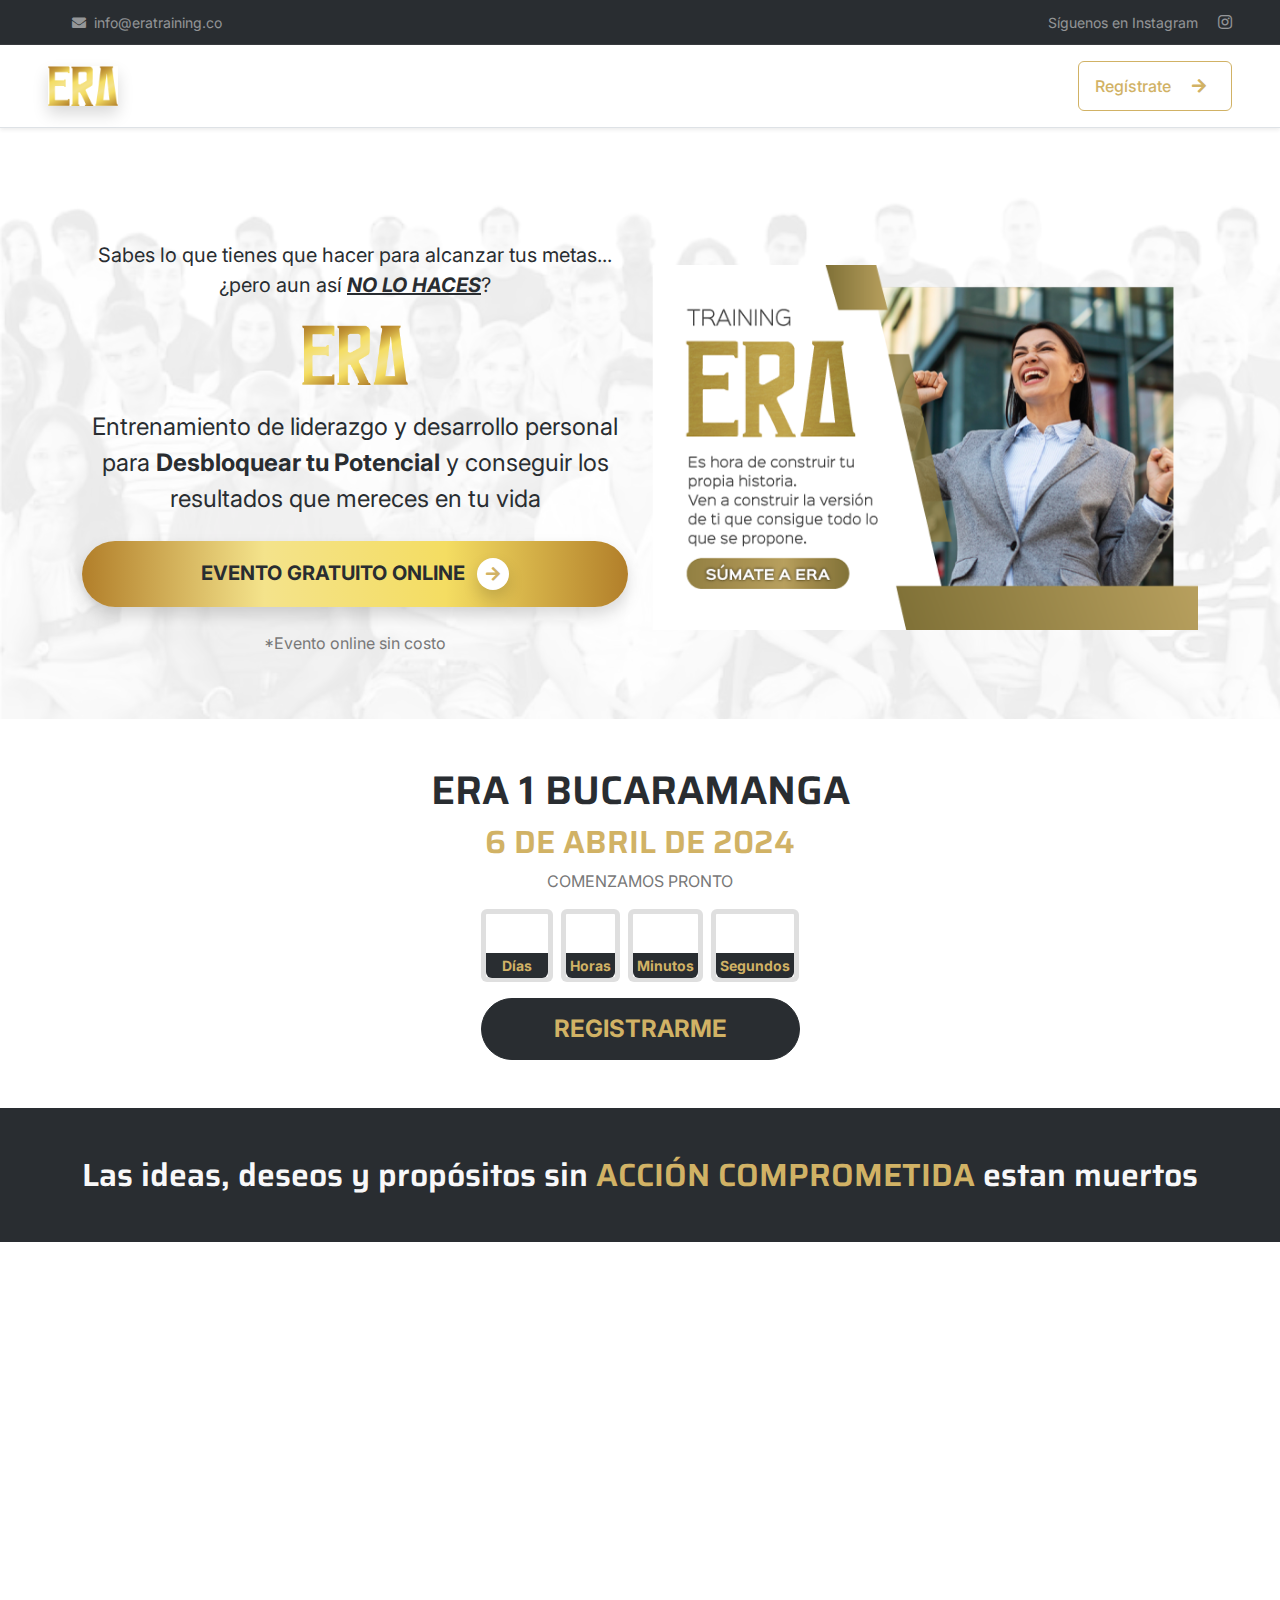
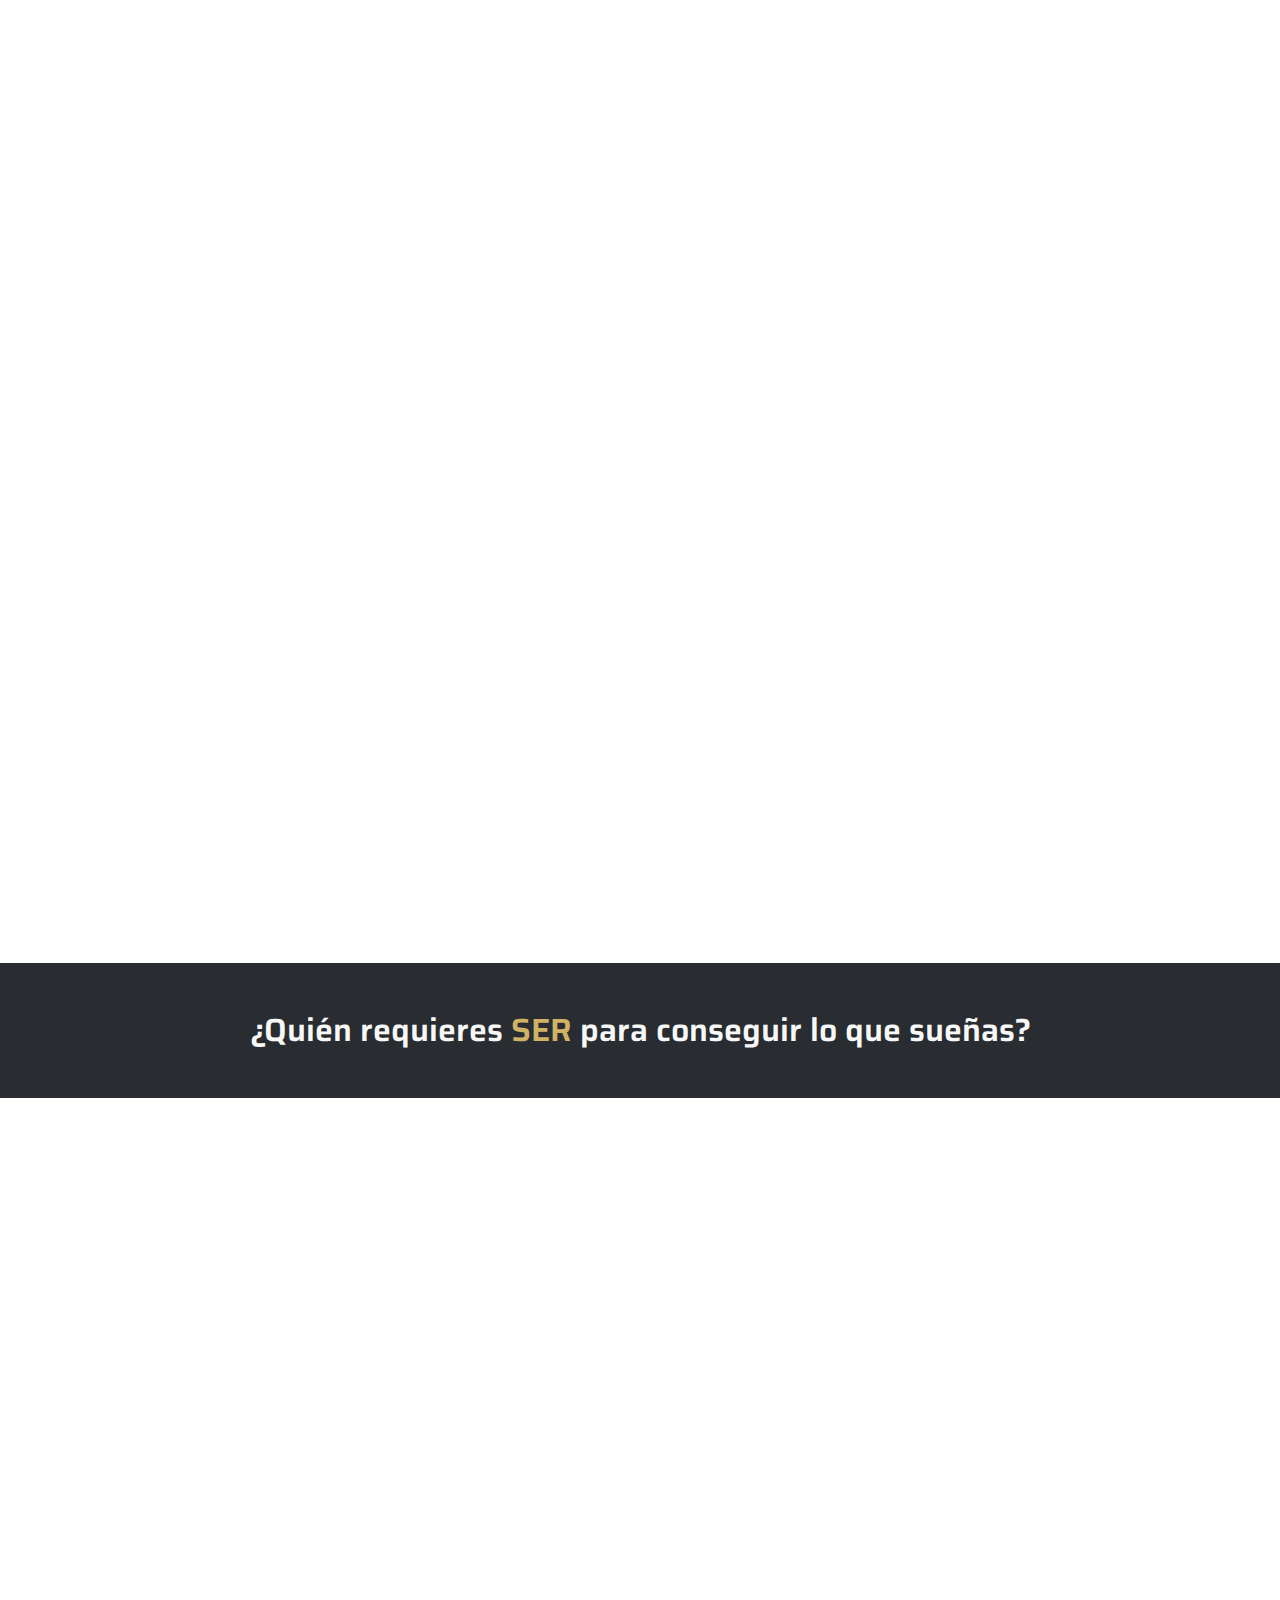
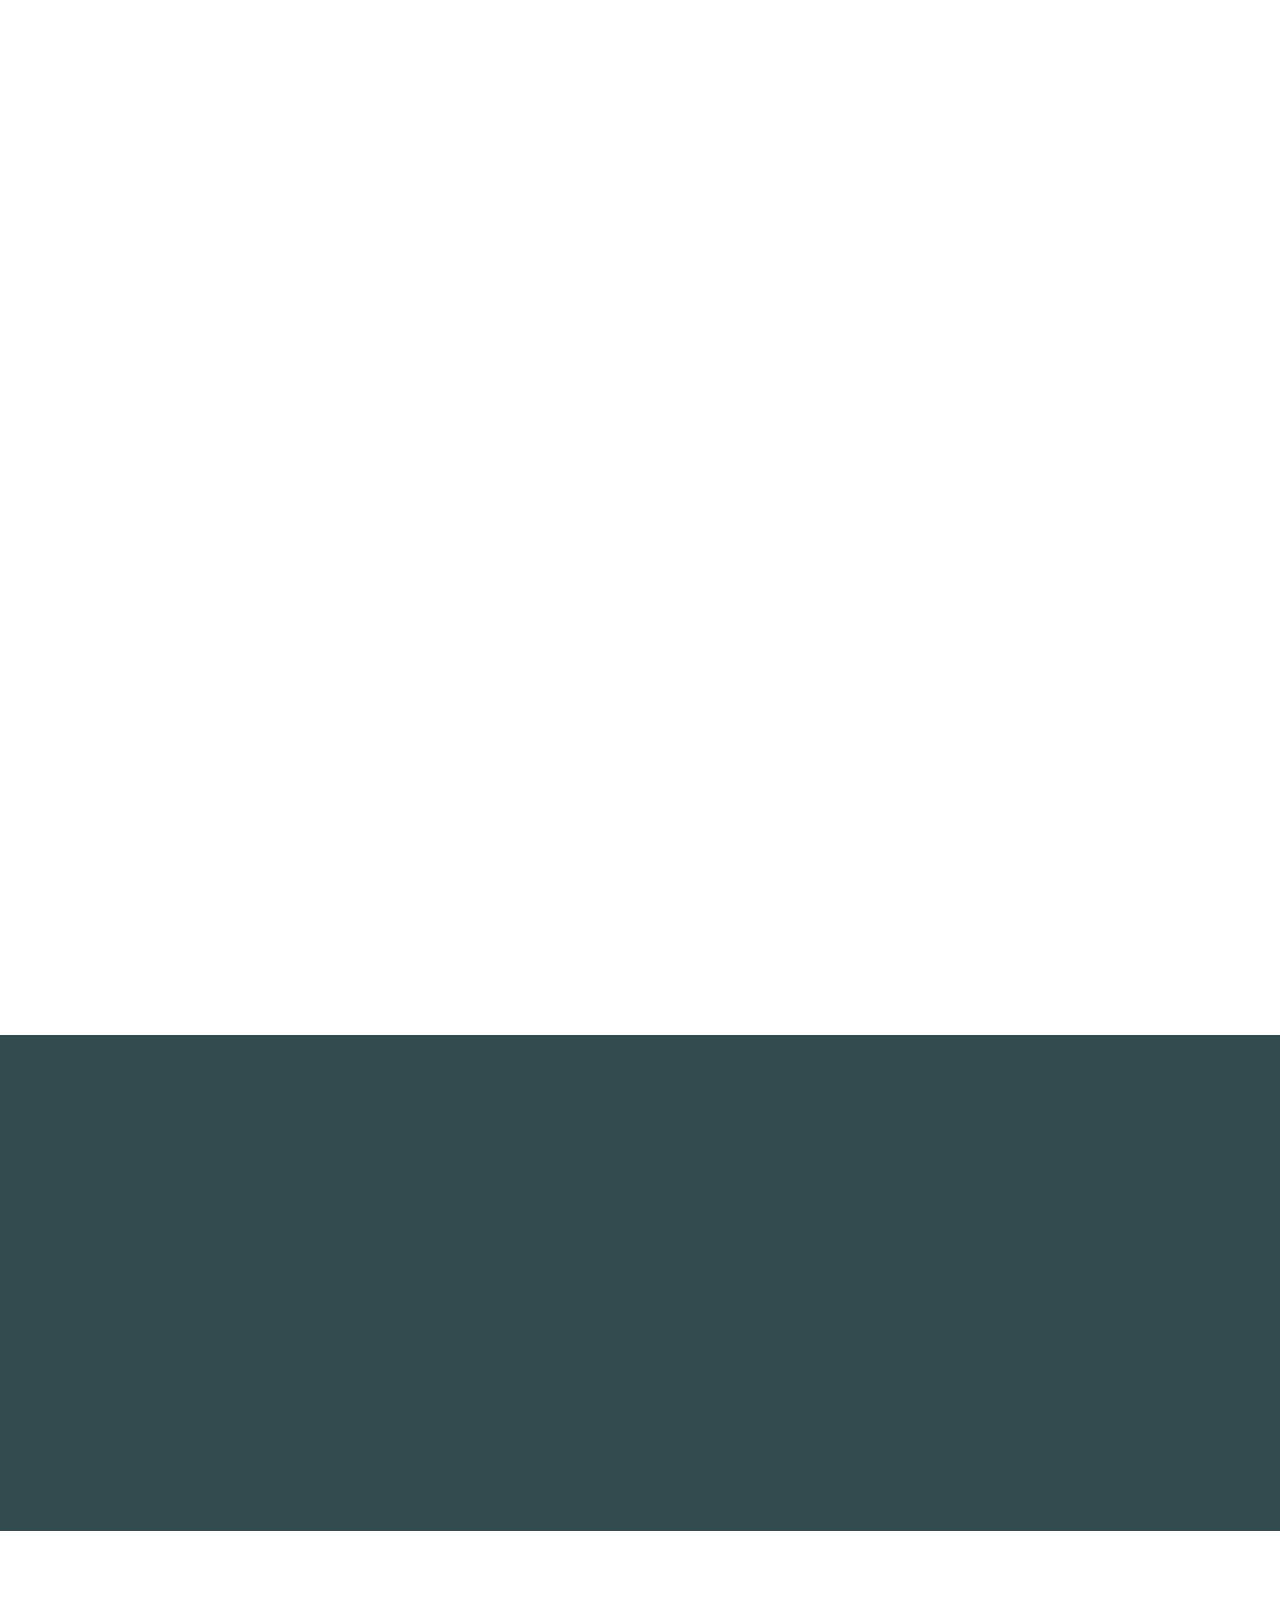
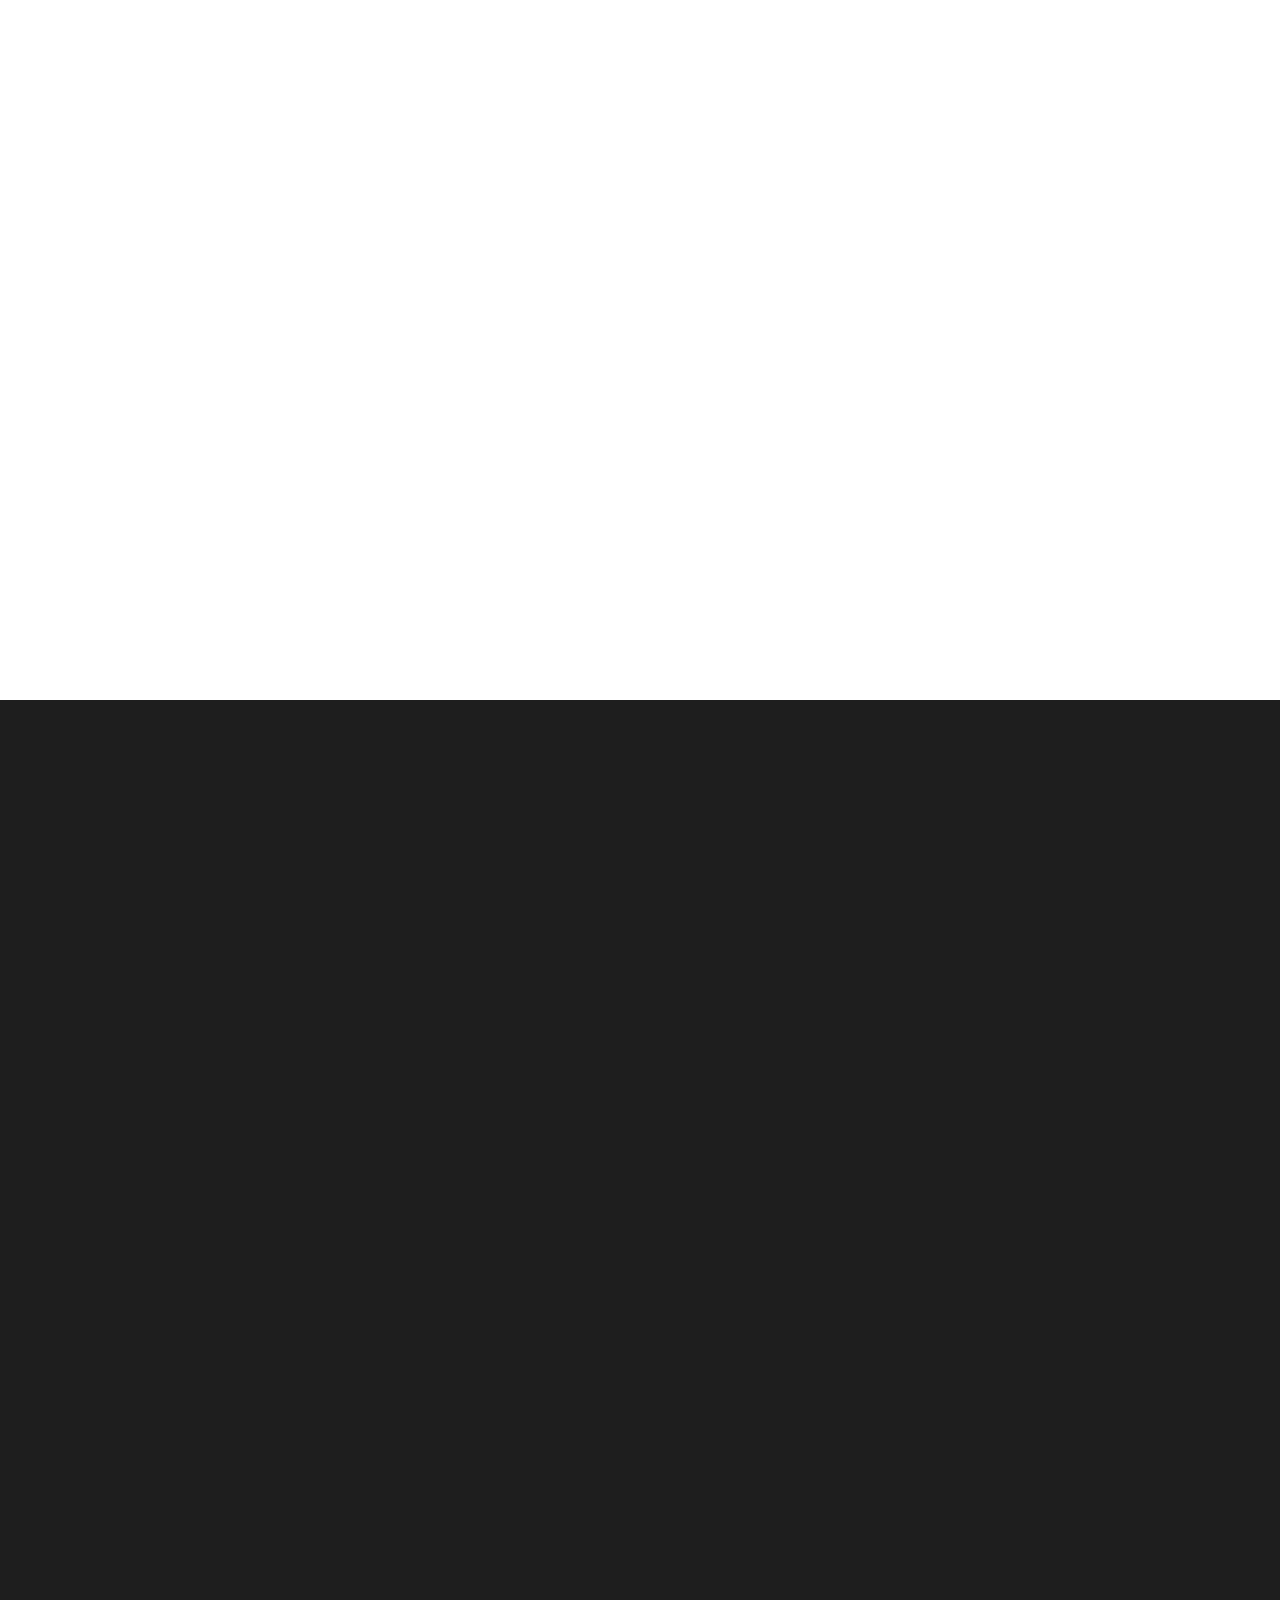
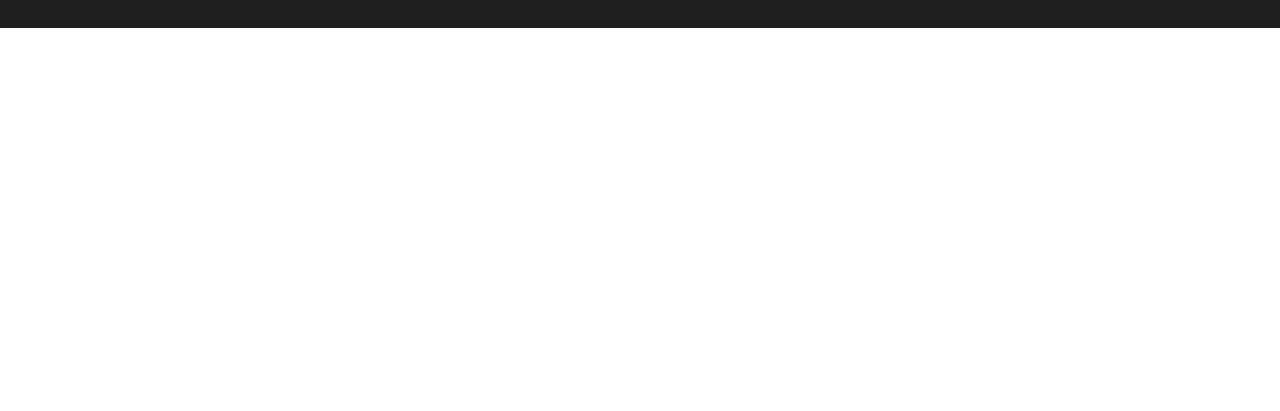
<file: index.html>
<!DOCTYPE html>
<html lang="en">

<head>
    <meta charset="utf-8">
    <title>ERA - Entrenamiento en Liderazgo y desarrollo personal</title>
    <meta content="width=device-width, initial-scale=1.0" name="viewport">
    <meta content="liderazgo, coaching, coaching ontológico, transformación, dts, ulider, entrenamiento en liderazgo, entrenamiento transformacional, alto impacto, hielo wim hof, caminata el brasas, rueda de la vida, hábitos atómicos" name="keywords">
    <meta content="Entrenamiento de liderazgo personal para Desbloquear tu Potencial y conseguir los resultados que mereces en tu vida: Familia, Dinero, Salud, Relaciones. Únete a ERA" name="description">
    <meta name="author" content="Gio Moreno">
    <meta name="dcterms.rightsHolder" content="Era Training" />

    <meta property="og:title" content="ERA - Entrenamiento en Liderazgo personal enfocado en resultados de alto nivel" />
    <meta property="og:Author" content="Gio Moreno" />
    <meta property="og:type" content="website" />
    <meta property="og:url" content="https://eratraining.co" />
    <meta property="og:image" content="img/bannerEra.webp" />

    <!-- Favicon -->
    <link href="img/faviconEra.webp" rel="icon">

    <!-- Google Web Fonts -->
    <link rel="preconnect" href="https://fonts.googleapis.com">
    <link rel="preconnect" href="https://fonts.gstatic.com" crossorigin>
    <link href="https://fonts.googleapis.com/css2?family=Inter:wght@400;500;600&family=Saira:wght@500;600;700&display=swap" rel="stylesheet"> 

    <!-- Icon Font Stylesheet -->
    <link href="https://cdnjs.cloudflare.com/ajax/libs/font-awesome/5.10.0/css/all.min.css" rel="stylesheet">
    <link href="https://cdn.jsdelivr.net/npm/bootstrap-icons@1.4.1/font/bootstrap-icons.css" rel="stylesheet">

    <!-- Libraries Stylesheet -->
    <link href="lib/animate/animate.min.css" rel="stylesheet">
    <link href="lib/owlcarousel/assets/owl.carousel.min.css" rel="stylesheet">

    <!-- Customized Bootstrap Stylesheet -->
    <link href="css/bootstrap.min.css" rel="stylesheet">

    <!-- Template Stylesheet -->
    <link href="css/style.css" rel="stylesheet">
</head>

<body>
    <!-- Spinner Start -->
    <div id="spinner" class="show bg-white position-fixed translate-middle w-100 vh-100 top-50 start-50 d-flex align-items-center justify-content-center">
        <div class="spinner-grow text-primary" role="status"></div>
    </div>
    <!-- Spinner End -->


    <!-- Navbar Start -->
    <div class="container-fluid px-0 wow fadeIn d-none d-lg-block" >
        <div class="top-bar bg-dark text-white-50 row gx-0 align-items-center d-none d-lg-flex">
            <div class="col-lg-6 px-5 text-start">
                <!-- <small><i class="fa fa-map-marker-alt me-2"></i>123 Street, New York, USA</small> -->
                <small class="ms-4"><i class="fa fa-envelope me-2"></i>info@eratraining.co</small>
            </div>
            <div class="col-lg-6 px-5 text-end">
                <small>Síguenos en Instagram</small>
                <!-- <a class="text-white-50 ms-3" href=""><i class="fab fa-facebook-f"></i></a>
                <a class="text-white-50 ms-3" href=""><i class="fab fa-twitter"></i></a>
                <a class="text-white-50 ms-3" href=""><i class="fab fa-linkedin-in"></i></a> -->
                <a class="text-white-50 ms-3" href="https://instagram.com/era_training"><i class="fab fa-instagram"></i></a>
            </div>
        </div>

        <nav class="navbar navbar-expand-lg navbar-dark py-lg-0 px-lg-5 wow fadeIn border-bottom shadow-sm" >
            <a href="index.html" class="navbar-brand ms-4 ms-lg-0 align-items-center">
                <h1 class="fw-bold text-primary p-0 m-0 shadow" style="line-height: 0;"><img class="" width="70" src="img/faviconEra.webp" alt=""></h1>
            </a>
            <button type="button" class="navbar-toggler me-4" data-bs-toggle="collapse" data-bs-target="#navbarCollapse">
                <span class="navbar-toggler-icon"></span>
            </button>
            <div class="collapse navbar-collapse justify-content-end" id="navbarCollapse">
                
                <!-- <div class="navbar-nav ms-auto p-4 p-lg-0">
                    <a href="index.html" class="nav-item nav-link active">Home</a>
                    <a href="about.html" class="nav-item nav-link">About</a>
                    <a href="causes.html" class="nav-item nav-link">Causes</a>
                    <div class="nav-item dropdown">
                        <a href="#" class="nav-link dropdown-toggle" data-bs-toggle="dropdown">Pages</a>
                        <div class="dropdown-menu m-0">
                            <a href="service.html" class="dropdown-item">Service</a>
                            <a href="donate.html" class="dropdown-item">Donate</a>
                            <a href="team.html" class="dropdown-item">Our Team</a>
                            <a href="testimonial.html" class="dropdown-item">Testimonial</a>
                            <a href="404.html" class="dropdown-item">404 Page</a>
                        </div>
                    </div>
                    <a href="contact.html" class="nav-item nav-link">Contact</a>
                </div> -->
                <div class="d-none d-lg-flex ms-2 my-3">
                    <a class="btn btn-outline-primary py-2 px-3" href="/evento">
                        Regístrate
                        <div class="d-inline-flex btn-sm-square bg-white text-primary rounded-circle ms-2">
                            <i class="fa fa-arrow-right"></i>
                        </div>
                    </a>
                </div>
            </div>
        </nav>
    </div>
    <!-- Navbar End -->
    <div class="top-bar bg-dark text-white-50 pt-2 align-items-center d-lg-none">
        <div class="text-center text-primary"></i>ERA 1 BUCARAMANGA <span class="fw-bolder text-white">ABRIL 6 DE 2024</span>
        </div>
    </div>



    <!-- Carousel Start -->
    <div class="container-fluid p-0">
        <div class="" style="background-image: url(img/comunidad-era.webp); background-position: center; background-size: cover;">
            <div class=" p-3 py-3" style="background-color: #ffffffea;"  >
                <div class="container pt-5 my-lg-5">
                    <div class="row align-items-center justify-content-center text-center">
                        <div class="col-lg-6 pt-lg-0 ">
                            <p class="fs-5 mb-3 animated slideInDown text-dark">Sabes lo que tienes que hacer para alcanzar tus metas... ¿pero aun así <span class="text-decoration-underline fw-bold fst-italic">NO LO HACES</span>?</p>
                            <h1 class="display-4 my-0 animated slideInDown"><span class="fs-1"></span> <span><img height="60px"  src="img/faviconEra.webp" alt="era_training" ></span></h1>
                            <p class="fs-4 my-4 animated slideInDown text-dark">Entrenamiento de liderazgo y desarrollo personal para <b>Desbloquear tu Potencial</b> y conseguir los resultados que mereces en tu vida</p>
                            <div class="">
                                <a class="d-none d-md-block btn py-2 px-3 animated slideInDown my-4 rounded-pill shadow text-dark" href="evento" style="background: linear-gradient(to right, #b27f2a, #f4e38b, #f4dd62, #b27f2a);">
                                    <div class="px-4 py-2">
                                        <span class="fs-5 fw-bolder">EVENTO GRATUITO ONLINE</span>
                                        <div class="d-inline-flex btn-sm-square bg-white text-primary rounded-circle ms-2 shadow">
                                            <i class="fa fa-arrow-right"></i>
                                        </div>
                                    </div>
                                </a>
                            </div>
                            <p class="d-none d-lg-block mb-lg-0 animated slideInDown">*Evento online sin costo</p>
                        </div>
                        <div class="col-lg-6 pt-lg-0 ">
                            <img class="w-100" src="img/bannerEra.webp" alt="">
                        </div>
                    </div>
                    <!-- style="background-color: linear-gradient(to right, #A28C4C, #BAA25E, #A48D4B, #837238 );" -->
                    <a class="d-block d-lg-none btn py-1 px-3 animated slideInDown mt-4 rounded-pill text-dark" href="evento" style="background: linear-gradient(to right, #b27f2a, #f4e38b, #f4dd62, #b27f2a);" >
                        <div class="px-4 py-2">
                            <span class="fs-4 fw-bolder">Evento Online Gratis</span>
                            <div class="d-inline-flex btn-sm-square bg-white text-primary rounded-circle ms-2">
                                <i class="fa fa-arrow-right"></i>
                            </div>
                        </div>
                    </a>
                    <p class="d-lg-none  animated slideInDown text-center text-lg-left ">*Registrate en el evento online sin costo para ver todo lo que lograrás en este programa</p>
                </div>
            
            </div>
        </div>
    </div>
    <!-- Carousel End -->
    <div class="container text-center py-5">
        <h1 class=""><span class="">ERA 1 BUCARAMANGA</span></h1>
        <h2 class="text-light"><span class="text-primary">6 DE ABRIL DE 2024</span></h2>
        <p>COMENZAMOS PRONTO</p>
        <div class="my-3">
            <div class="contador d-flex justify-content-center text-center">
                <div class="d-block mx-1 card border-5">
                    <span class="h2 px-2" id="dias"></span><br>
                    <span class="justify fw-bold p-1 px-3 bg-dark small text-primary rounded-bottom">Días</span>
                </div>
                <div class="d-block mx-1 card border-5">
                    <span class="h2 px-2" id="horas"></span><br>
                    <span class="justify fw-bold p-1 bg-dark small text-primary rounded-bottom">Horas</span>
                </div>
                <div class="d-block mx-1 card border-5">
                    <span class="h2 px-2" id="minutos"></span><br>
                    <span class="justify fw-bold p-1 bg-dark small text-primary rounded-bottom">Minutos</span>
                </div>
                <div class="d-block mx-1 card border-5">
                    <span class="h2 px-2" id="segundos"></span><br>
                    <span class="justify fw-bold p-1 bg-dark small text-primary rounded-bottom">Segundos</span>
                </div>
            </div>
        </div>
        <a class="d-inline-block btn btn-dark py-1 px-5 animated slideInDown rounded-pill text-primary" href="evento" >
            <div class="px-4 py-2">
                <span class="fs-4 fw-bolder">REGISTRARME</span>
            </div>
        </a>
    </div>
    <section class=" bg-dark">
        <div class="container text-center py-5">
            <h2 class="text-light m-0">Las ideas, deseos y propósitos sin <span class="text-primary">ACCIÓN COMPROMETIDA</span> estan muertos</h2>
        </div>
    </section>

    <!-- About Start -->
    <div class="container-xxl py-5 mt-3">
        <div class="container">
            <div class="row g-5">
                <div class="col-lg-6 wow fadeInUp" >
                    <div class="position-relative overflow-hidden h-100" style="min-height: 400px;">
                        <img class="position-absolute w-100 h-100 pt-5 pe-5" src="img/metas-y-objetivos-era.webp" alt="" style="object-fit: cover;">
                        <img class="position-absolute top-0 end-0 bg-primary shadow ps-2 pb-2" src="img/metas-oro-era.webp" alt="" style="width: 180px; height: 150px;">
                    </div>
                </div>
                <div class="col-lg-6 wow fadeInUp" data-wow-delay="0.5s">
                    <div class="h-100">
                        <div class="d-inline-block rounded-pill bg-secondary text-primary py-1 px-3 mb-3">SER > HACER > TENER</div>
                        <h1 class="display-6 mb-3">¿ERES HOY LA PERSONA QUE PUEDE CONSEGUIR LO QUE DECLARA PARA SU VIDA?</h1>
                        <div class="bg-light border-bottom border-5 border-primary rounded p-4 mb-4">
                            <p class="text-dark mb-2">Es fácil plantear metas en función de lo que quieres <b>TENER</b> o <b>HACER</b>. Pero, ¿por cuánto lo has intentado y aún no lo consigues? Es momento de ir más adentro y desbloquear <b>TODO TU POTENCIAL</b></p>
                        </div>
                        <a class="btn btn-primary py-2 px-3 me-3" href="/evento" >
                            Tomar acción ahora
                            <div class="d-inline-flex btn-sm-square bg-white text-primary rounded-circle ms-2">
                                <i class="fa fa-arrow-right"></i>
                            </div>
                        </a>
                    </div>
                </div>
            </div>
        </div>
    </div>
    <!-- About End -->

    <!-- Causes Start -->
    <!-- <div class="container-xxl bg-light my-5 py-5">
        <div class="container py-5">
            <div class="text-center mx-auto mb-5 wow fadeInUp"  style="max-width: 500px;">
                <div class="d-inline-block rounded-pill bg-secondary text-primary py-1 px-3 mb-3">Feature Causes</div>
                <h1 class="display-6 mb-5">Every Child Deserves The Opportunity To Learn</h1>
            </div>
            <div class="row g-4 justify-content-center">
                <div class="col-lg-4 col-md-6 wow fadeInUp" >
                    <div class="causes-item d-flex flex-column bg-white border-top border-5 border-primary rounded-top overflow-hidden h-100">
                        <div class="text-center p-4 pt-0">
                            <div class="d-inline-block bg-primary text-white rounded-bottom fs-5 pb-1 px-3 mb-4">
                                <small>Education</small>
                            </div>
                            <h5 class="mb-3">Education For African Children</h5>
                            <p>Tempor erat elitr rebum at clita dolor diam ipsum sit diam amet diam et eos</p>
                            <div class="causes-progress bg-light p-3 pt-2">
                                <div class="d-flex justify-content-between">
                                    <p class="text-dark">$10,000 <small class="text-body">Goal</small></p>
                                    <p class="text-dark">$9,542 <small class="text-body">Raised</small></p>
                                </div>
                                <div class="progress">
                                    <div class="progress-bar" role="progressbar" aria-valuenow="90" aria-valuemin="0" aria-valuemax="100">
                                        <span>90%</span>
                                    </div>
                                </div>
                            </div>
                        </div>
                        <div class="position-relative mt-auto">
                            <img class="img-fluid" src="img/courses-1.jpg" alt="">
                            <div class="causes-overlay">
                                <a class="btn btn-outline-primary" href="">
                                    Read More
                                    <div class="d-inline-flex btn-sm-square bg-primary text-white rounded-circle ms-2">
                                        <i class="fa fa-arrow-right"></i>
                                    </div>
                                </a>
                            </div>
                        </div>
                    </div>
                </div>
                <div class="col-lg-4 col-md-6 wow fadeInUp" data-wow-delay="0.3s">
                    <div class="causes-item d-flex flex-column bg-white border-top border-5 border-primary rounded-top overflow-hidden h-100">
                        <div class="text-center p-4 pt-0">
                            <div class="d-inline-block bg-primary text-white rounded-bottom fs-5 pb-1 px-3 mb-4">
                                <small>Pure Water</small>
                            </div>
                            <h5 class="mb-3">Ensure Pure Drinking Water</h5>
                            <p>Tempor erat elitr rebum at clita dolor diam ipsum sit diam amet diam et eos</p>
                            <div class="causes-progress bg-light p-3 pt-2">
                                <div class="d-flex justify-content-between">
                                    <p class="text-dark">$10,000 <small class="text-body">Goal</small></p>
                                    <p class="text-dark">$9,542 <small class="text-body">Raised</small></p>
                                </div>
                                <div class="progress">
                                    <div class="progress-bar" role="progressbar" aria-valuenow="90" aria-valuemin="0" aria-valuemax="100">
                                        <span>90%</span>
                                    </div>
                                </div>
                            </div>
                        </div>
                        <div class="position-relative mt-auto">
                            <img class="img-fluid" src="img/courses-2.jpg" alt="">
                            <div class="causes-overlay">
                                <a class="btn btn-outline-primary" href="">
                                    Read More
                                    <div class="d-inline-flex btn-sm-square bg-primary text-white rounded-circle ms-2">
                                        <i class="fa fa-arrow-right"></i>
                                    </div>
                                </a>
                            </div>
                        </div>
                    </div>
                </div>
                <div class="col-lg-4 col-md-6 wow fadeInUp" data-wow-delay="0.5s">
                    <div class="causes-item d-flex flex-column bg-white border-top border-5 border-primary rounded-top overflow-hidden h-100">
                        <div class="text-center p-4 pt-0">
                            <div class="d-inline-block bg-primary text-white rounded-bottom fs-5 pb-1 px-3 mb-4">
                                <small>Healthy Life</small>
                            </div>
                            <h5 class="mb-3">Ensure Medical Treatment</h5>
                            <p>Tempor erat elitr rebum at clita dolor diam ipsum sit diam amet diam et eos</p>
                            <div class="causes-progress bg-light p-3 pt-2">
                                <div class="d-flex justify-content-between">
                                    <p class="text-dark">$10,000 <small class="text-body">Goal</small></p>
                                    <p class="text-dark">$9,542 <small class="text-body">Raised</small></p>
                                </div>
                                <div class="progress">
                                    <div class="progress-bar" role="progressbar" aria-valuenow="90" aria-valuemin="0" aria-valuemax="100">
                                        <span>90%</span>
                                    </div>
                                </div>
                            </div>
                        </div>
                        <div class="position-relative mt-auto">
                            <img class="img-fluid" src="img/courses-3.jpg" alt="">
                            <div class="causes-overlay">
                                <a class="btn btn-outline-primary" href="">
                                    Read More
                                    <div class="d-inline-flex btn-sm-square bg-primary text-white rounded-circle ms-2">
                                        <i class="fa fa-arrow-right"></i>
                                    </div>
                                </a>
                            </div>
                        </div>
                    </div>
                </div>
            </div>
        </div>
    </div> -->
    <!-- Causes End -->


    <!-- Service Start -->
    <div class="container-xxl py-5">
        <div class="container">
            <div class="text-center mx-auto mb-5 wow fadeInUp"  style="max-width: 500px;">
                <div class="d-inline-block rounded-pill bg-secondary text-primary py-1 px-3 mb-3">ESTO ES LO QUE TIENES QUÉ HACER</div>
                <h1 class="display-6 mb-5">Ruta de entrenamiento</h1>
            </div>
            <div class="row g-4 justify-content-center">
                <div class="col-lg-4 col-md-6 wow fadeInUp" >
                    <div class="service-item bg-white text-center h-100 p-4 p-xl-5">
                        <img class="img-fluid mb-4" src="img/EdeEra.png" alt="">
                        <h4 class="mb-3">ENCONTRARSE<br><span class="text-uppercase fw-lighter h6" id="encontrarse"></span></h4>
                        <p class="mb-4">Momento para ver tu vida desde otra perspectiva. Cuestiona tus creencias y paradigmas y abre ante tus ojos un universo de <b>NUEVAS POSIBILIDADES</b></p>
                        <a class="btn btn-outline-primary px-3" href="niveles.html?nivel=encontrarse">
                            Ver detalles
                            <div class="d-inline-flex btn-sm-square bg-primary text-white rounded-circle ms-2">
                                <i class="fa fa-arrow-right"></i>
                            </div>
                        </a>
                    </div>
                </div>
                <div class="col-lg-4 col-md-6 wow fadeInUp" data-wow-delay="0.3s">
                    <div class="service-item bg-white text-center h-100 p-4 p-xl-5">
                        <img class="img-fluid mb-4" src="img/RdeEra.png" alt="">
                        <h4 class="mb-3">RENACER<br><span class="text-uppercase fw-lighter h6" id="renacer"></span></h4>
                        <p class="mb-4">Para crear el nuevo ser humano que quieres, más que saberlo debes <b>VIVIRLO Y SENTIRLO</b> en lo más profundo de tu ser.</p>
                        <a class="btn btn-outline-primary px-3" href="niveles.html?nivel=renacer">
                            Ver detalles
                            <div class="d-inline-flex btn-sm-square bg-primary text-white rounded-circle ms-2">
                                <i class="fa fa-arrow-right"></i>
                            </div>
                        </a>
                    </div>
                </div>
                <div class="col-lg-4 col-md-6 wow fadeInUp" data-wow-delay="0.5s">
                    <div class="service-item bg-white text-center h-100 p-4 p-xl-5">
                        <img class="img-fluid mb-4" src="img/AdeEra.png" alt="">
                        <h4 class="mb-3">ACCIONAR<br><span class="text-uppercase fw-lighter h6" id="accionar"></span></h4>
                        <p class="mb-4">Es hora de construir el futuro que siempre soñaste, ahora desde tu nuevo ser. Esa persona que consigue <b>TODO LO QUE DECLARA</b> para su vida.</p>
                        <a class="btn btn-outline-primary px-3" href="niveles.html?nivel=accionar">
                            Ver detalles
                            <div class="d-inline-flex btn-sm-square bg-primary text-white rounded-circle ms-2">
                                <i class="fa fa-arrow-right"></i>
                            </div>
                        </a>
                    </div>
                </div>
            </div>
        </div>
    </div>
    <!-- Service End -->

    <section class=" bg-dark">
        <div class="container text-center py-5">
            <h2 class="text-light m-0">¿Quién requieres <span class="text-primary">SER</span> para conseguir lo que sueñas?</h2>
        </div>
    </section>

    <!-- Benefits Start -->
    <div class="container-xxl py-5">
        <div class="container">
            <div class="text-center mx-auto mb-5 wow fadeInUp"  style="max-width: 500px;">
                <div class="d-inline-block rounded-pill bg-secondary text-primary py-1 px-3 mb-3">POR QUÉ UNIRTE A ERA</div>
                <h1 class="display-6 mb-5">Qué encontrarás en el entrenamiento ERA</h1>
            </div>
            <div class="row g-4 justify-content-center">
                <div class="col-lg-4 col-md-6 wow fadeInUp" >
                    <div class="service-item bg-white text-center h-100">
                        <img class="img-fluid shadow" src="img/coaches-personalizados-era.webp" alt="">
                        <div class="p-4 p-xl-5">
                            <h4 class="mb-3">COACHES PROFESIONALES PERSONALIZADOS</h4>
                            <p class="mb-4">Tu viaje estará acompañado por un "conductor" personalizado que te llevará a donde tu elijas. Cuando te sientas perdido estará ahí para guiarte</p>
                            <a class="btn btn-outline-primary px-3" href="">
                                Ver detalles
                                <div class="d-inline-flex btn-sm-square bg-primary text-white rounded-circle ms-2">
                                    <i class="fa fa-arrow-right"></i>
                                </div>
                            </a>
                        </div>
                    </div>
                </div>
                <div class="col-lg-4 col-md-6 wow fadeInUp" data-wow-delay="0.3s">
                    <div class="service-item bg-white text-center h-100">
                        <img class="img-fluid shadow" src="img/habitos-exitosos-era.webp" alt="">
                        <div class="p-4 p-xl-5">
                            <h4 class="mb-3">SISTEMA DE METAS Y HÁBITOS DE ALTO NIVEL</h4>
                            <p class="mb-4">Diseña y ejecuta la ruta de acciones y metas que te llevarán a los resultados que sueñas siendo coherentes con el nuevo ser humano que habitas</p>
                            <a class="btn btn-outline-primary px-3" href="">
                                Ver detalles
                                <div class="d-inline-flex btn-sm-square bg-primary text-white rounded-circle ms-2">
                                    <i class="fa fa-arrow-right"></i>
                                </div>
                            </a>
                        </div>
                    </div>
                </div>
                <div class="col-lg-4 col-md-6 wow fadeInUp" data-wow-delay="0.5s">
                    <div class="service-item bg-white text-center h-100">
                        <img class="img-fluid shadow" src="img/caminata-sobre-brasas-era.webp" alt="">
                        <div class=" p-4 p-xl-5">
                            <h4 class="mb-3">ACTIVIDADES DE ALTO IMPACTO</h4>
                            <p class="mb-4">Te llevaremos al límite para que te conozcas a profundidad. Estarás preparado para afrontar cualquier situación retadora en tu día a día.</p>
                            <a class="btn btn-outline-primary px-3" href="">
                                Ver detalles
                                <div class="d-inline-flex btn-sm-square bg-primary text-white rounded-circle ms-2">
                                    <i class="fa fa-arrow-right"></i>
                                </div>
                            </a>
                        </div>
                    </div>
                </div>
                <div class="col-lg-4 col-md-6 wow fadeInUp" >
                    <div class="service-item bg-white text-center h-100">
                        <img class="img-fluid shadow" src="img/comunidad-era.webp" alt="">
                        <div class="p-4 p-xl-5">
                            <h4 class="mb-3">RED DE APOYO DE PRIMER NIVEL</h4>
                            <p class="mb-4">Harás parte de una comunidad de personas enfocadas en sus objetivos. Sin excusas ni historias. Serán soporte y apoyo incondicional en tu viaje.</p>
                            <a class="btn btn-outline-primary px-3" href="">
                                Ver detalles
                                <div class="d-inline-flex btn-sm-square bg-primary text-white rounded-circle ms-2">
                                    <i class="fa fa-arrow-right"></i>
                                </div>
                            </a>
                        </div>
                    </div>
                </div>
                <div class="col-lg-4 col-md-6 wow fadeInUp" data-wow-delay="0.3s">
                    <div class="service-item bg-white text-center h-100">
                        <img class="img-fluid shadow" src="img/liderazgo-jhon-maxwell-era.webp" alt="">
                        <div class="p-4 p-xl-5">
                            <h4 class="mb-3">LIDERAZGO DE JHON MAXWELL</h4>
                            <p class="mb-4">Aprenderás herramientas de liderazgo impartidas por las certificaciones del líder N°1 a nivel mundial Jhon Maxwell.</p>
                            <a class="btn btn-outline-primary px-3" href="">
                                Ver detalles
                                <div class="d-inline-flex btn-sm-square bg-primary text-white rounded-circle ms-2">
                                    <i class="fa fa-arrow-right"></i>
                                </div>
                            </a>
                        </div>
                    </div>
                </div>
                <div class="col-lg-4 col-md-6 wow fadeInUp" data-wow-delay="0.5s">
                    <div class="service-item bg-white text-center h-100">
                        <img class="img-fluid shadow" src="img/crecimiento-espiritual-era.webp" alt="">
                        <div class="p-4 p-xl-5">
                            <h4 class="mb-3">DESARROLLO Y CRECIMIENTO ESPIRITUAL</h4>
                            <p class="mb-4">Sin importar tus creencias, experimentarás la paz y la realización espiritual que te dará claridad y foco en tu propósito de vida.</p>
                            <a class="btn btn-outline-primary px-3" href="">
                                Ver detalles
                                <div class="d-inline-flex btn-sm-square bg-primary text-white rounded-circle ms-2">
                                    <i class="fa fa-arrow-right"></i>
                                </div>
                            </a>
                        </div>
                    </div>
                </div>
            </div>
        </div>
    </div>
    <!-- Benefits End -->

    <!-- Donate Start -->
    <div class=" my-5 " data-parallax="scroll" data-image-src="img/caminata-sobre-brasas-era.webp">
        <div class="container-fluid donate" >

            <div class="container py-5">
                <div class="row g-5 align-items-center">
                    <div class="col-lg-6 wow fadeIn" >
                        <div class="d-inline-block rounded bg-secondary py-1 px-3 mb-3">ES HORA DE ACTUAR</div>
                        <h1 class="display-6 text-white mb-3">¿Estás lista/o para entrenarte?</h1>
                        <h4 class="text-white mb-0 fw-lighter">¿En qué gastas tu tiempo, tu dinero y tus recursos? ¿Qué estás dispuesto/a a hacer por ti HOY?</h4>
                        <h4 class="text-primary mt-2">Si tu inquietud en más grande que tu comodidad, es hora de dar el salto</h4>
                        <div class="col-12 mt-4">
                            <a href="/evento" class="py-3 text-dark px-5 rounded-pill fw-bolder" style="height: 60px; background: linear-gradient(to right, #b27f2a, #f4e38b, #f4dd62, #b27f2a);">
                                TOMAR ACCIÓN AHORA
                            </a>
                        </div>
                    </div>
                    <div class="col-lg-6 wow fadeIn" data-wow-delay="0.5s">
                        <div class="position-relative overflow-hidden h-100" style="min-height: 400px;">
                            <img class="position-absolute w-100 h-100" src="img/metas-y-objetivos-era.webp" alt="" style="object-fit: cover;">
                        </div>
                        <!-- <div class="h-100 bg-white p-5">
                            <form>
                                <div class="row g-3">
                                    <div class="col-12">
                                        <div class="form-floating">
                                            <input type="text" class="form-control bg-light border-0" id="name" placeholder="Your Name">
                                            <label for="name">Nombre</label>
                                        </div>
                                    </div>
                                    <div class="col-12">
                                        <div class="form-floating">
                                            <input type="email" class="form-control bg-light border-0" id="email" placeholder="Your Email">
                                            <label for="email">Email</label>
                                        </div>
                                    </div>
                                    <div class="col-12">
                                        <div class="btn-group d-flex justify-content-around">
                                            <input type="radio" class="btn-check" name="btnradio" id="btnradio1" checked>
                                            <label class="btn btn-light py-3" for="btnradio1">$10</label>
    
                                            <input type="radio" class="btn-check" name="btnradio" id="btnradio2">
                                            <label class="btn btn-light py-3" for="btnradio2">$20</label>
    
                                            <input type="radio" class="btn-check" name="btnradio" id="btnradio3">
                                            <label class="btn btn-light py-3" for="btnradio3">$30</label>
                                        </div>
                                    </div>
                                    <div class="col-12">
                                        <button class="btn btn-primary px-5" style="height: 60px;">
                                            Tomar acción ahora
                                            <div class="d-inline-flex btn-sm-square bg-white text-primary rounded-circle ms-2">
                                                <i class="fa fa-arrow-right"></i>
                                            </div>
                                        </button>
                                    </div>
                                </div>
                            </form>
                        </div> -->
                    </div>
                </div>
            </div>
        </div>
    </div>
    <!-- Donate End -->


    <!-- Team Start -->
    <div class="container-xxl py-5">
        <div class="container">
            <div class="text-center mx-auto mb-5 wow fadeInUp"  style="max-width: 800px;">
                <div class="d-inline-block rounded-pill bg-secondary text-primary py-1 px-3 mb-3">Somos ERA</div>
                <h1 class="display-6 mb-5">Somos una revolución de creadores conscientes, arriesgados y auténticos  </h1>
            </div>
            <div class="row g-4">
                <div class="col-lg-3 col-md-6 wow fadeInUp" >
                    <div class="team-item position-relative rounded overflow-hidden">
                        <div class="overflow-hidden">
                            <img class="img-fluid" src="img/coach-jhon-diego-franco-era.webp" alt="">
                        </div>
                        <div class="team-text bg-light text-center p-4">
                            <h5>Jhon Diego Franco</h5>
                            <p class="text-primary">Coach Ontológico</p>
                            <div class="team-social text-center">
                                <a class="btn btn-square" href=""><i class="fab fa-facebook-f"></i></a>
                                <a class="btn btn-square" href=""><i class="fab fa-twitter"></i></a>
                                <a class="btn btn-square" href=""><i class="fab fa-instagram"></i></a>
                            </div>
                        </div>
                    </div>
                </div>
                <div class="col-lg-3 col-md-6 wow fadeInUp" data-wow-delay="0.3s">
                    <div class="team-item position-relative rounded overflow-hidden">
                        <div class="overflow-hidden">
                            <img class="img-fluid" src="img/coach-alejandra-gonzalez-era.webp" alt="">
                        </div>
                        <div class="team-text bg-light text-center p-4">
                            <h5>Alejandra González</h5>
                            <p class="text-primary">Coach Ontológico</p>
                            <div class="team-social text-center">
                                <a class="btn btn-square" href=""><i class="fab fa-facebook-f"></i></a>
                                <a class="btn btn-square" href=""><i class="fab fa-twitter"></i></a>
                                <a class="btn btn-square" href=""><i class="fab fa-instagram"></i></a>
                            </div>
                        </div>
                    </div>
                </div>
                <div class="col-lg-3 col-md-6 wow fadeInUp" data-wow-delay="0.5s">
                    <div class="team-item position-relative rounded overflow-hidden">
                        <div class="overflow-hidden">
                            <img class="img-fluid" src="img/coach-farid-gamba-arraut.webp" alt="">
                        </div>
                        <div class="team-text bg-light text-center p-4">
                            <h5>Farid Gamba Arraut</h5>
                            <p class="text-primary">Coach Ontológico</p>
                            <div class="team-social text-center">
                                <a class="btn btn-square" href=""><i class="fab fa-facebook-f"></i></a>
                                <a class="btn btn-square" href=""><i class="fab fa-twitter"></i></a>
                                <a class="btn btn-square" href=""><i class="fab fa-instagram"></i></a>
                            </div>
                        </div>
                    </div>
                </div>
                <div class="col-lg-3 col-md-6 wow fadeInUp" data-wow-delay="0.7s">
                    <div class="team-item position-relative rounded overflow-hidden">
                        <div class="overflow-hidden">
                            <img class="img-fluid" src="img/coach-gio-moreno-era.webp" alt="">
                        </div>
                        <div class="team-text bg-light text-center p-4">
                            <h5>Gio Moreno</h5>
                            <p class="text-primary">Coach Ontológico</p>
                            <div class="team-social text-center">
                                <a class="btn btn-square" href=""><i class="fab fa-facebook-f"></i></a>
                                <a class="btn btn-square" href=""><i class="fab fa-twitter"></i></a>
                                <a class="btn btn-square" href=""><i class="fab fa-instagram"></i></a>
                            </div>
                        </div>
                    </div>
                </div>
            </div>
        </div>
    </div>
    <!-- Team End -->
    

    <section class="pt-5"  data-parallax="scroll" data-image-src="img/comunidad-era.webp">
        <div style="background-color: #000000e1;">
            <div class="container wow fadeInUp pt-5">
                <div class="g-5 align-items-center">
                    <div class="" data-wow-delay="0.5s">
                        <div class="h-100">
                            <h1 class="display-2 mb-3 text-primary text-center fw-lighter">SOMOS ERA</h1>
                            <h4 class="display-6 text-white fw-lighter text-center fw-light">
                                <span class="fw-lighter">
                                    Nos reencontramos con nuestra esencia<br>
                                    Construimos nuestro destino<br>
                                    Creamos nuestra propia realidad<br>
                                    Somos servicio para el mundo
                                </span>
                            </h4>
                        </div>
                    </div>
                    <div class="col-lg-6 mx-auto wow fadeInUp" >
                        <div class="position-relative overflow-hidden h-100" style="min-height: 400px;">
                            <img class="position-absolute w-100 h-100 pt-5 " src="img/bannerWebinar.webp" alt="" style="object-fit: cover;">
                        </div>
                    </div>
                </div>
            </div>
            <div class="container text-center mx-auto wow fadeInUp py-5">
                <h1 class="display-5 mt-3 text-primary">UNA NUEVA ERA COMIENZA</h1>
            </div>
        </div>
    </section>


    <!-- Testimonial Start -->
    <!-- <div class="container-xxl py-5">
        <div class="container">
            <div class="text-center mx-auto mb-5 wow fadeInUp"  style="max-width: 500px;">
                <div class="d-inline-block rounded-pill bg-secondary text-primary py-1 px-3 mb-3">Testimonios</div>
                <h1 class="display-6 mb-5">Trusted By Thousands Of People And Nonprofits</h1>
            </div>
            <div class="owl-carousel testimonial-carousel wow fadeInUp" >
                <div class="testimonial-item text-center">
                    <img class="img-fluid bg-light rounded-circle p-2 mx-auto mb-4" src="img/testimonial-1.jpg" style="width: 100px; height: 100px;">
                    <div class="testimonial-text rounded text-center p-4">
                        <p>Clita clita tempor justo dolor ipsum amet kasd amet duo justo duo duo labore sed sed. Magna ut diam sit et amet stet eos sed clita erat magna elitr erat sit sit erat at rebum justo sea clita.</p>
                        <h5 class="mb-1">Doner Name</h5>
                        <span class="fst-italic">Profession</span>
                    </div>
                </div>
                <div class="testimonial-item text-center">
                    <img class="img-fluid bg-light rounded-circle p-2 mx-auto mb-4" src="img/testimonial-2.jpg" style="width: 100px; height: 100px;">
                    <div class="testimonial-text rounded text-center p-4">
                        <p>Clita clita tempor justo dolor ipsum amet kasd amet duo justo duo duo labore sed sed. Magna ut diam sit et amet stet eos sed clita erat magna elitr erat sit sit erat at rebum justo sea clita.</p>
                        <h5 class="mb-1">Doner Name</h5>
                        <span class="fst-italic">Profession</span>
                    </div>
                </div>
                <div class="testimonial-item text-center">
                    <img class="img-fluid bg-light rounded-circle p-2 mx-auto mb-4" src="img/testimonial-3.jpg" style="width: 100px; height: 100px;">
                    <div class="testimonial-text rounded text-center p-4">
                        <p>Clita clita tempor justo dolor ipsum amet kasd amet duo justo duo duo labore sed sed. Magna ut diam sit et amet stet eos sed clita erat magna elitr erat sit sit erat at rebum justo sea clita.</p>
                        <h5 class="mb-1">Doner Name</h5>
                        <span class="fst-italic">Profession</span>
                    </div>
                </div>
            </div>
        </div>
    </div> -->
    <!-- Testimonial End -->


    <!-- Footer Start -->
    <div class="container-fluid bg-dark text-white-50 footer wow fadeIn" >
        <div class="container py-5">
            <div class="row g-5">
                <div class="col-lg-3 col-md-6">
                    <h1 class="fw-bold text-primary mb-2">ERA<span class="text-white">Training</span></h1>
                    <p>Entrenamiento en Liderazgo personal y desarrollo humano enfocado en el logro de resultados de vida.</p>
                    <div class="d-flex pt-2">
                        <a class="btn btn-square me-1" href="https://instagram.com/era_training"><i class="fab fa-instagram"></i></a>
                        <a class="btn btn-square me-1" href="https://instagram.com/era_training"><i class="fab fa-facebook-f"></i></a>
                        <a class="btn btn-square me-1" href="https://instagram.com/era_training"><i class="fab fa-youtube"></i></a>
                    </div>
                </div>
                <div class="col-lg-3 col-md-6">
                    <h5 class="text-light mb-4">Dónde estamos</h5>
                    <p><i class="fa fa-map-marker-alt me-3"></i>Bogotá</p>
                    <p><i class="fa fa-map-marker-alt me-3"></i>Bucaramanga</p>
                    <p><i class="fa fa-map-marker-alt me-3"></i>Medellín</p>
                </div>
                <div class="col-lg-3 col-md-6">
                    <h5 class="text-light mb-4">Links útiles</h5>
                    <a class="btn btn-link" href="">Equipo ERA</a>
                    <a class="btn btn-link" href="">Contacto</a>
                    <a class="btn btn-link" href="">Programa de entrenamiento</a>
                    <a class="btn btn-link" href="">Política de privacidad</a>
                </div>
                <div class="col-lg-3 col-md-6">
                    <h5 class="text-light mb-4">PQRs</h5>
                    <p>Si quieres recibir más información sobre nuestro programa, regístrate.</p>
                    <div class="position-relative mx-auto" style="max-width: 400px;">
                        <input class="form-control bg-transparent w-100 py-3 ps-4 pe-5" type="text" placeholder="Your email">
                        <button type="button" class="btn btn-primary py-2 position-absolute top-0 end-0 mt-2 me-2">Registrarme</button>
                    </div>
                </div>
            </div>
        </div>
        <div class="container-fluid copyright">
            <div class="container">
                <div class="row">
                    <div class="col-md-6 text-center text-md-start mb-3 mb-md-0">
                        &copy; <a href="#">Era Coaching</a> 2024, Todos los derechos reservados.
                    </div>
                    <div class="col-md-6 text-center text-md-end">
                        <!--/*** This template is free as long as you keep the footer author’s credit link/attribution link/backlink. If you'd like to use the template without the footer author’s credit link/attribution link/backlink, you can purchase the Credit Removal License from "https://htmlcodex.com/credit-removal". Thank you for your support. ***/-->
                        Diseño y desarrollo por <a href="https://coachgiomoreno.com">Gio Moreno</a>
                    </div>
                </div>
            </div>
        </div>
    </div>
    <!-- Footer End -->


    <!-- Back to Top -->
    <!-- <a href="#" class="btn btn-lg btn-primary btn-lg-square back-to-top"><i class="bi bi-arrow-up"></i></a> -->


    <!-- JavaScript Libraries -->
    <script src="https://code.jquery.com/jquery-3.4.1.min.js"></script>
    <script src="https://cdn.jsdelivr.net/npm/bootstrap@5.0.0/dist/js/bootstrap.bundle.min.js"></script>
    <script src="lib/wow/wow.min.js"></script>
    <script src="lib/easing/easing.min.js"></script>
    <script src="lib/waypoints/waypoints.min.js"></script>
    <script src="lib/owlcarousel/owl.carousel.min.js"></script>
    <script src="lib/parallax/parallax.min.js"></script>

    <!-- Template Javascript -->
    <script src="js/main.js"></script>
    <script src="js/functions.js"></script>
</body>

</html>
</file>
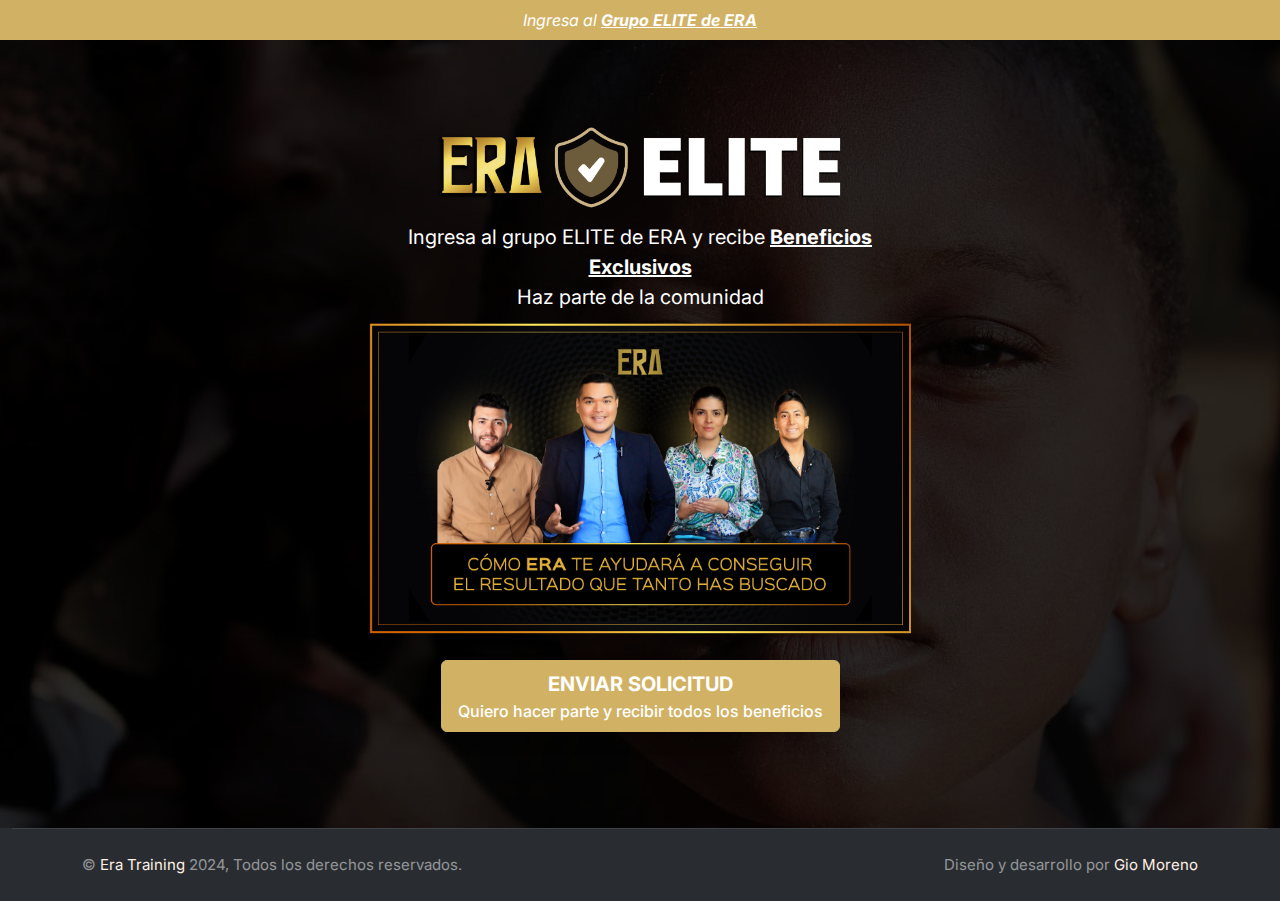
<file: elite/index.html>
<!DOCTYPE html>
<html lang="en">

<head>
    <meta charset="utf-8">
    <title>Grupo Elite ERA</title>
    <meta content="width=device-width, initial-scale=1.0" name="viewport">
    <meta content="" name="keywords">
    <meta content="" name="description">

    <!-- Favicon -->
    <link href="../img/faviconEra.png" rel="icon">

    <!-- Google Web Fonts -->
    <link rel="preconnect" href="https://fonts.googleapis.com">
    <link rel="preconnect" href="https://fonts.gstatic.com" crossorigin>
    <link href="https://fonts.googleapis.com/css2?family=Inter:wght@400;500;600&family=Saira:wght@500;600;700&display=swap" rel="stylesheet"> 

    <!-- Icon Font Stylesheet -->
    <link href="https://cdnjs.cloudflare.com/ajax/libs/font-awesome/5.10.0/css/all.min.css" rel="stylesheet">
    <link href="https://cdn.jsdelivr.net/npm/bootstrap-icons@1.4.1/font/bootstrap-icons.css" rel="stylesheet">

    <!-- Libraries Stylesheet -->
    <link href="../lib/animate/animate.min.css" rel="stylesheet">
    <link href="../lib/owlcarousel/assets/owl.carousel.min.css" rel="stylesheet">

    <!-- Customized Bootstrap Stylesheet -->
    <link href="../css/bootstrap.min.css" rel="stylesheet">

    <!-- Template Stylesheet -->
    <link href="../css/style.css" rel="stylesheet">
    <!-- MailerLite Universal -->
    <script>
        (function(w,d,e,u,f,l,n){w[f]=w[f]||function(){(w[f].q=w[f].q||[])
        .push(arguments);},l=d.createElement(e),l.async=1,l.src=u,
        n=d.getElementsByTagName(e)[0],n.parentNode.insertBefore(l,n);})
        (window,document,'script','https://assets.mailerlite.com/js/universal.js','ml');
        ml('account', '801003');
    </script>
    <!-- End MailerLite Universal -->
    <!-- Google tag (gtag.js) -->
    <script async src="https://www.googletagmanager.com/gtag/js?id=G-R6MP01X2FP"></script>
    <script>
      window.dataLayer = window.dataLayer || [];
      function gtag(){dataLayer.push(arguments);}
      gtag('js', new Date());
    
      gtag('config', 'G-R6MP01X2FP');
    </script>

</head>

<body>
    <div class="fixed-top text-center bg-primary py-2">
        <p class="fs-p animated text-white slideInDown fst-italic m-0 ">Ingresa al <span class="text-decoration-underline fw-bold">Grupo ELITE de ERA</span></p>
    </div>
    <!-- Carousel Start -->
    <div class="container-fluid p-0">
        <div class="" style="background-image: url(../img/carousel-2.jpg); background-position: center; background-size: cover;">
            <div class=" p-3 py-4" style="background-color: #000000d7;"  >
                <div class="container py-5">
                    <div class="row align-items-center justify-content-center text-center">
                        <div class="col-lg-6 pt-lg-0 mt-5">
                            <img class="w-75" src="../img/logoEraElite.webp" alt="">
                            <p class="fs-5 my-2 text-white">Ingresa al grupo ELITE de ERA y recibe <span class="text-decoration-underline fw-bold">Beneficios Exclusivos</span><br>Haz parte de la comunidad</p>
                            <img class="w-100" src="../img/bannerWebinar.webp" alt="">
                            <div class="" >
                                <div class="btn btn-primary py-2 px-3 my-4 shadow ml-onclick-form" href="javascript:void(0)" onclick="ml('show', 'P3KFyX', true)" >
                                    <div class="px-4 p-0"> 
                                        <span class="fs-5 fw-bolder">ENVIAR SOLICITUD</span>
                                    </div>
                                    <p class="text-center  m-0">Quiero hacer parte y recibir todos los beneficios</p>
                                </div>
                            </div>
                            <!-- <p class="mb-lg-4 text-light">*Registrate en el evento online sin costo para ver todo lo que lograrás en este programa</p> -->
                        </div>
                    </div>
                    <!-- style="background-color: linear-gradient(to right, #A28C4C, #BAA25E, #A48D4B, #837238 );" -->
                </div>
            </div>
        </div>
    </div>
    <!-- Carousel End -->



    


    <!-- Footer Start -->
    <div class="container-fluid bg-dark text-white-50 footer wow fadeIn" data-wow-delay="0.1s">
        <!-- <div class="container py-5">
            <div class="row g-5">
                <div class="col-lg-3 col-md-6">
                    <h1 class="fw-bold text-primary mb-4">Chari<span class="text-white">Team</span></h1>
                    <p>Diam dolor diam ipsum sit. Aliqu diam amet diam et eos. Clita erat ipsum et lorem et sit, sed stet lorem sit clita</p>
                    <div class="d-flex pt-2">
                        <a class="btn btn-square me-1" href=""><i class="fab fa-twitter"></i></a>
                        <a class="btn btn-square me-1" href=""><i class="fab fa-facebook-f"></i></a>
                        <a class="btn btn-square me-1" href=""><i class="fab fa-youtube"></i></a>
                        <a class="btn btn-square me-0" href=""><i class="fab fa-linkedin-in"></i></a>
                    </div>
                </div>
                <div class="col-lg-3 col-md-6">
                    <h5 class="text-light mb-4">Address</h5>
                    <p><i class="fa fa-map-marker-alt me-3"></i>123 Street, New York, USA</p>
                    <p><i class="fa fa-phone-alt me-3"></i>+012 345 67890</p>
                    <p><i class="fa fa-envelope me-3"></i>info@example.com</p>
                </div>
                <div class="col-lg-3 col-md-6">
                    <h5 class="text-light mb-4">Quick Links</h5>
                    <a class="btn btn-link" href="">About Us</a>
                    <a class="btn btn-link" href="">Contact Us</a>
                    <a class="btn btn-link" href="">Our Services</a>
                    <a class="btn btn-link" href="">Terms & Condition</a>
                    <a class="btn btn-link" href="">Support</a>
                </div>
                <div class="col-lg-3 col-md-6">
                    <h5 class="text-light mb-4">Newsletter</h5>
                    <p>Dolor amet sit justo amet elitr clita ipsum elitr est.</p>
                    <div class="position-relative mx-auto" style="max-width: 400px;">
                        <input class="form-control bg-transparent w-100 py-3 ps-4 pe-5" type="text" placeholder="Your email">
                        <button type="button" class="btn btn-primary py-2 position-absolute top-0 end-0 mt-2 me-2">SignUp</button>
                    </div>
                </div>
            </div>
        </div> -->
        <div class="container-fluid copyright">
            <div class="container">
                <div class="row">
                    <div class="col-md-6 text-center text-md-start mb-3 mb-md-0">
                        &copy; <a href="#">Era Training</a> 2024, Todos los derechos reservados.
                    </div>
                    <div class="col-md-6 text-center text-md-end">
                        <!--/*** This template is free as long as you keep the footer author’s credit link/attribution link/backlink. If you'd like to use the template without the footer author’s credit link/attribution link/backlink, you can purchase the Credit Removal License from "https://htmlcodex.com/credit-removal". Thank you for your support. ***/-->
                        Diseño y desarrollo por <a href="https://coachgiomoreno.com">Gio Moreno</a>
                    </div>
                </div>
            </div>
        </div>
    </div>
    <!-- Footer End -->


    <!-- Back to Top -->
    <!-- <a href="#" class="btn btn-lg btn-primary btn-lg-square back-to-top"><i class="bi bi-arrow-up"></i></a> -->


    <!-- JavaScript Libraries -->
    <script src="https://code.jquery.com/jquery-3.4.1.min.js"></script>
    <script src="https://cdn.jsdelivr.net/npm/bootstrap@5.0.0/dist/js/bootstrap.bundle.min.js"></script>
    <script src="../lib/wow/wow.min.js"></script>
    <script src="../lib/easing/easing.min.js"></script>
    <script src="../lib/waypoints/waypoints.min.js"></script>
    <script src="../lib/owlcarousel/owl.carousel.min.js"></script>
    <script src="../lib/parallax/parallax.min.js"></script>

    <!-- Template Javascript -->
    <script src="../js/main.js"></script>
</body>

</html>
</file>
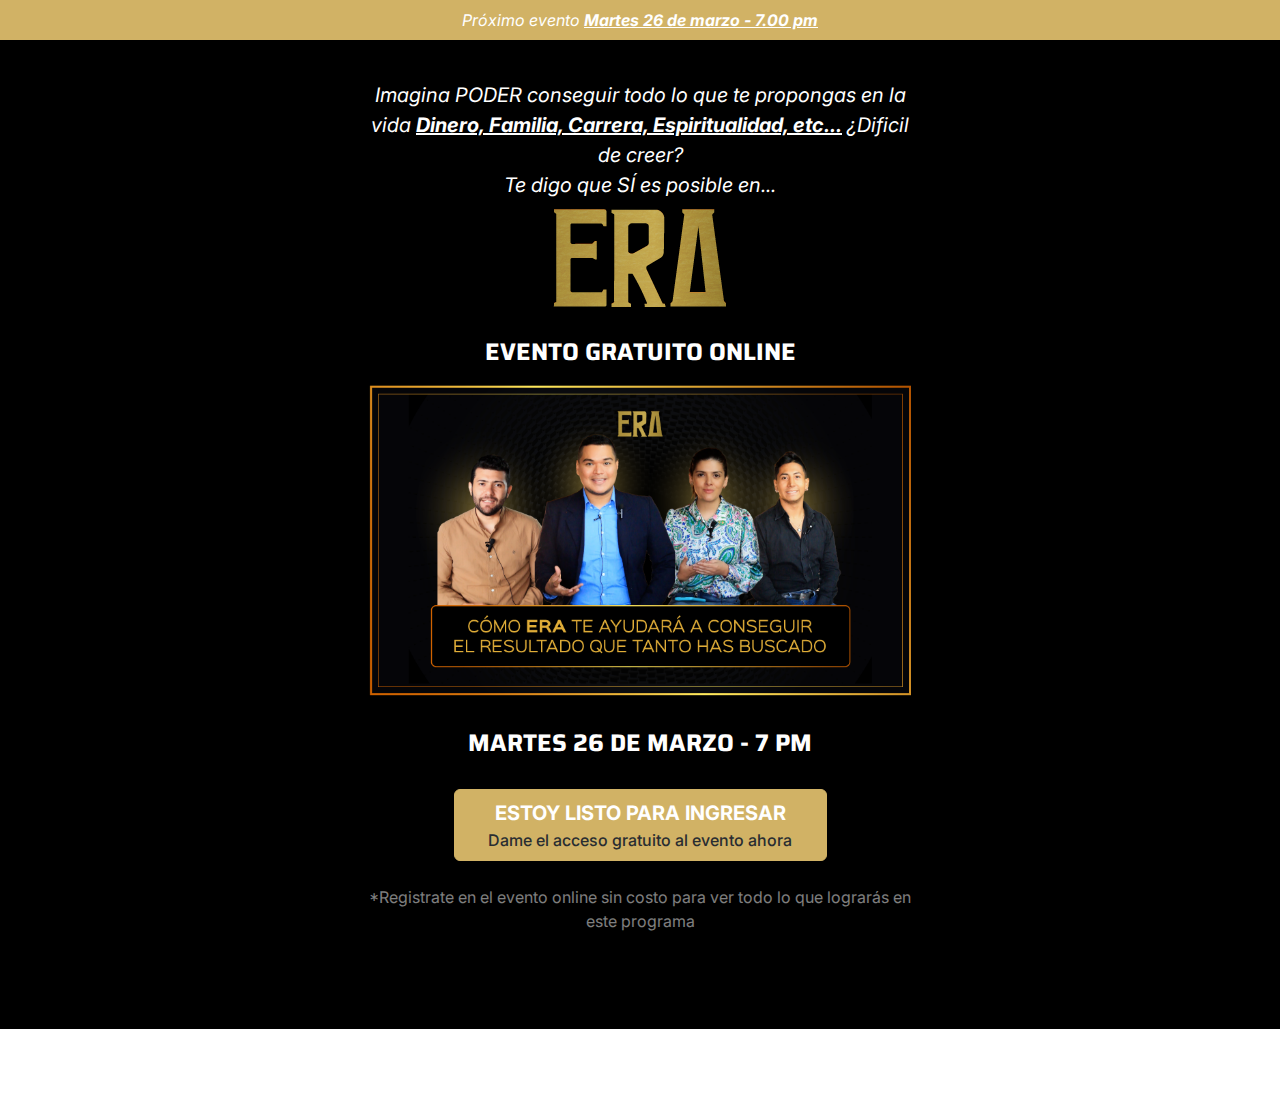
<file: evento/index.html>
<!DOCTYPE html>
<html lang="en">

<head>
    <meta charset="utf-8">
    <title>ERA - Evento online GRATUITO</title>
    <meta content="width=device-width, initial-scale=1.0" name="viewport">
    <meta content="" name="keywords">
    <meta content="" name="description">

    <!-- Favicon -->
    <link href="../img/faviconEra.png" rel="icon">

    <!-- Google Web Fonts -->
    <link rel="preconnect" href="https://fonts.googleapis.com">
    <link rel="preconnect" href="https://fonts.gstatic.com" crossorigin>
    <link href="https://fonts.googleapis.com/css2?family=Inter:wght@400;500;600&family=Saira:wght@500;600;700&display=swap" rel="stylesheet"> 

    <!-- Icon Font Stylesheet -->
    <link href="https://cdnjs.cloudflare.com/ajax/libs/font-awesome/5.10.0/css/all.min.css" rel="stylesheet">
    <link href="https://cdn.jsdelivr.net/npm/bootstrap-icons@1.4.1/font/bootstrap-icons.css" rel="stylesheet">

    <!-- Libraries Stylesheet -->
    <link href="../lib/animate/animate.min.css" rel="stylesheet">
    <link href="../lib/owlcarousel/assets/owl.carousel.min.css" rel="stylesheet">

    <!-- Customized Bootstrap Stylesheet -->
    <link href="../css/bootstrap.min.css" rel="stylesheet">

    <!-- Template Stylesheet -->
    <link href="../css/style.css" rel="stylesheet">
    <!-- MailerLite Universal -->
    <script>
        (function(w,d,e,u,f,l,n){w[f]=w[f]||function(){(w[f].q=w[f].q||[])
        .push(arguments);},l=d.createElement(e),l.async=1,l.src=u,
        n=d.getElementsByTagName(e)[0],n.parentNode.insertBefore(l,n);})
        (window,document,'script','https://assets.mailerlite.com/js/universal.js','ml');
        ml('account', '801003');
    </script>
    <!-- End MailerLite Universal -->
    <!-- Google tag (gtag.js) -->
    <script async src="https://www.googletagmanager.com/gtag/js?id=G-R6MP01X2FP"></script>
    <script>
      window.dataLayer = window.dataLayer || [];
      function gtag(){dataLayer.push(arguments);}
      gtag('js', new Date());
    
      gtag('config', 'G-R6MP01X2FP');
    </script>

</head>

<body>
    <div class="fixed-top text-center bg-primary py-2">
        <p class="fs-p animated text-white slideInDown fst-italic m-0 ">Próximo evento <span class="text-decoration-underline fw-bold">Martes 26 de marzo - 7.00 pm</span></p>
    </div>
    <!-- Carousel Start -->
    <div class="container-fluid p-0">
        <div class="" style="background-color: black;">
            <div class=" p-3 py-4"   >
                <div class="container py-5">
                    <div class="row align-items-center justify-content-center text-center">
                        <div class="col-lg-6 pt-lg-0 ">
                            <p class="fs-5 my-2 text-white fst-italic">Imagina PODER conseguir todo lo que te propongas en la vida <span class="text-decoration-underline fw-bold">Dinero, Familia, Carrera, Espiritualidad, etc...</span> ¿Dificil de creer?<br>Te digo que SÍ es posible en...</p>
                            <img src="../img/faviconEra.png" alt="">
                            <h5 class="display-4 pt-0 text-white"><span class="fs-4">EVENTO GRATUITO ONLINE</span></h5>
                            <img class="w-100" src="../img/bannerWebinar.webp" alt="">
                            <h5 class="display-4 pt-0 my-0 text-white"><span class="fs-4">MARTES 26 DE MARZO - 7 PM</span></h5>
                            <div class="" >
                                <div class="btn btn-primary py-2 px-3 my-4 shadow ml-onclick-form" href="javascript:void(0)" onclick="ml('show', 'cd8aHR', true)" >
                                    <div class="px-4 p-0"> 
                                        <span class="fs-5 fw-bolder">ESTOY LISTO PARA INGRESAR</span>
                                    </div>
                                    <p class="text-center text-dark m-0">Dame el acceso gratuito al evento ahora</p>
                                </div>
                            </div>
                            <p class="mb-lg-4 text-white-50">*Registrate en el evento online sin costo para ver todo lo que lograrás en este programa</p>
                        </div>
                    </div>
                    <!-- style="background-color: linear-gradient(to right, #A28C4C, #BAA25E, #A48D4B, #837238 );" -->
                </div>
            </div>
        </div>
    </div>
    <!-- Carousel End -->



    


    <!-- Footer Start -->
    <div class="container-fluid bg-dark text-white-50 footer wow fadeIn" data-wow-delay="0.1s">
        <!-- <div class="container py-5">
            <div class="row g-5">
                <div class="col-lg-3 col-md-6">
                    <h1 class="fw-bold text-primary mb-4">Chari<span class="text-white">Team</span></h1>
                    <p>Diam dolor diam ipsum sit. Aliqu diam amet diam et eos. Clita erat ipsum et lorem et sit, sed stet lorem sit clita</p>
                    <div class="d-flex pt-2">
                        <a class="btn btn-square me-1" href=""><i class="fab fa-twitter"></i></a>
                        <a class="btn btn-square me-1" href=""><i class="fab fa-facebook-f"></i></a>
                        <a class="btn btn-square me-1" href=""><i class="fab fa-youtube"></i></a>
                        <a class="btn btn-square me-0" href=""><i class="fab fa-linkedin-in"></i></a>
                    </div>
                </div>
                <div class="col-lg-3 col-md-6">
                    <h5 class="text-light mb-4">Address</h5>
                    <p><i class="fa fa-map-marker-alt me-3"></i>123 Street, New York, USA</p>
                    <p><i class="fa fa-phone-alt me-3"></i>+012 345 67890</p>
                    <p><i class="fa fa-envelope me-3"></i>info@example.com</p>
                </div>
                <div class="col-lg-3 col-md-6">
                    <h5 class="text-light mb-4">Quick Links</h5>
                    <a class="btn btn-link" href="">About Us</a>
                    <a class="btn btn-link" href="">Contact Us</a>
                    <a class="btn btn-link" href="">Our Services</a>
                    <a class="btn btn-link" href="">Terms & Condition</a>
                    <a class="btn btn-link" href="">Support</a>
                </div>
                <div class="col-lg-3 col-md-6">
                    <h5 class="text-light mb-4">Newsletter</h5>
                    <p>Dolor amet sit justo amet elitr clita ipsum elitr est.</p>
                    <div class="position-relative mx-auto" style="max-width: 400px;">
                        <input class="form-control bg-transparent w-100 py-3 ps-4 pe-5" type="text" placeholder="Your email">
                        <button type="button" class="btn btn-primary py-2 position-absolute top-0 end-0 mt-2 me-2">SignUp</button>
                    </div>
                </div>
            </div>
        </div> -->
        <div class="container-fluid copyright">
            <div class="container">
                <div class="row">
                    <div class="col-md-6 text-center text-md-start mb-3 mb-md-0">
                        &copy; <a href="#">Era Training</a> 2024, Todos los derechos reservados.
                    </div>
                    <div class="col-md-6 text-center text-md-end">
                        <!--/*** This template is free as long as you keep the footer author’s credit link/attribution link/backlink. If you'd like to use the template without the footer author’s credit link/attribution link/backlink, you can purchase the Credit Removal License from "https://htmlcodex.com/credit-removal". Thank you for your support. ***/-->
                        Diseño y desarrollo por <a href="https://coachgiomoreno.com">Gio Moreno</a>
                    </div>
                </div>
            </div>
        </div>
    </div>
    <!-- Footer End -->


    <!-- Back to Top -->
    <!-- <a href="#" class="btn btn-lg btn-primary btn-lg-square back-to-top"><i class="bi bi-arrow-up"></i></a> -->


    <!-- JavaScript Libraries -->
    <script src="https://code.jquery.com/jquery-3.4.1.min.js"></script>
    <script src="https://cdn.jsdelivr.net/npm/bootstrap@5.0.0/dist/js/bootstrap.bundle.min.js"></script>
    <script src="../lib/wow/wow.min.js"></script>
    <script src="../lib/easing/easing.min.js"></script>
    <script src="../lib/waypoints/waypoints.min.js"></script>
    <script src="../lib/owlcarousel/owl.carousel.min.js"></script>
    <script src="../lib/parallax/parallax.min.js"></script>

    <!-- Template Javascript -->
    <script src="../js/main.js"></script>
</body>

</html>
</file>
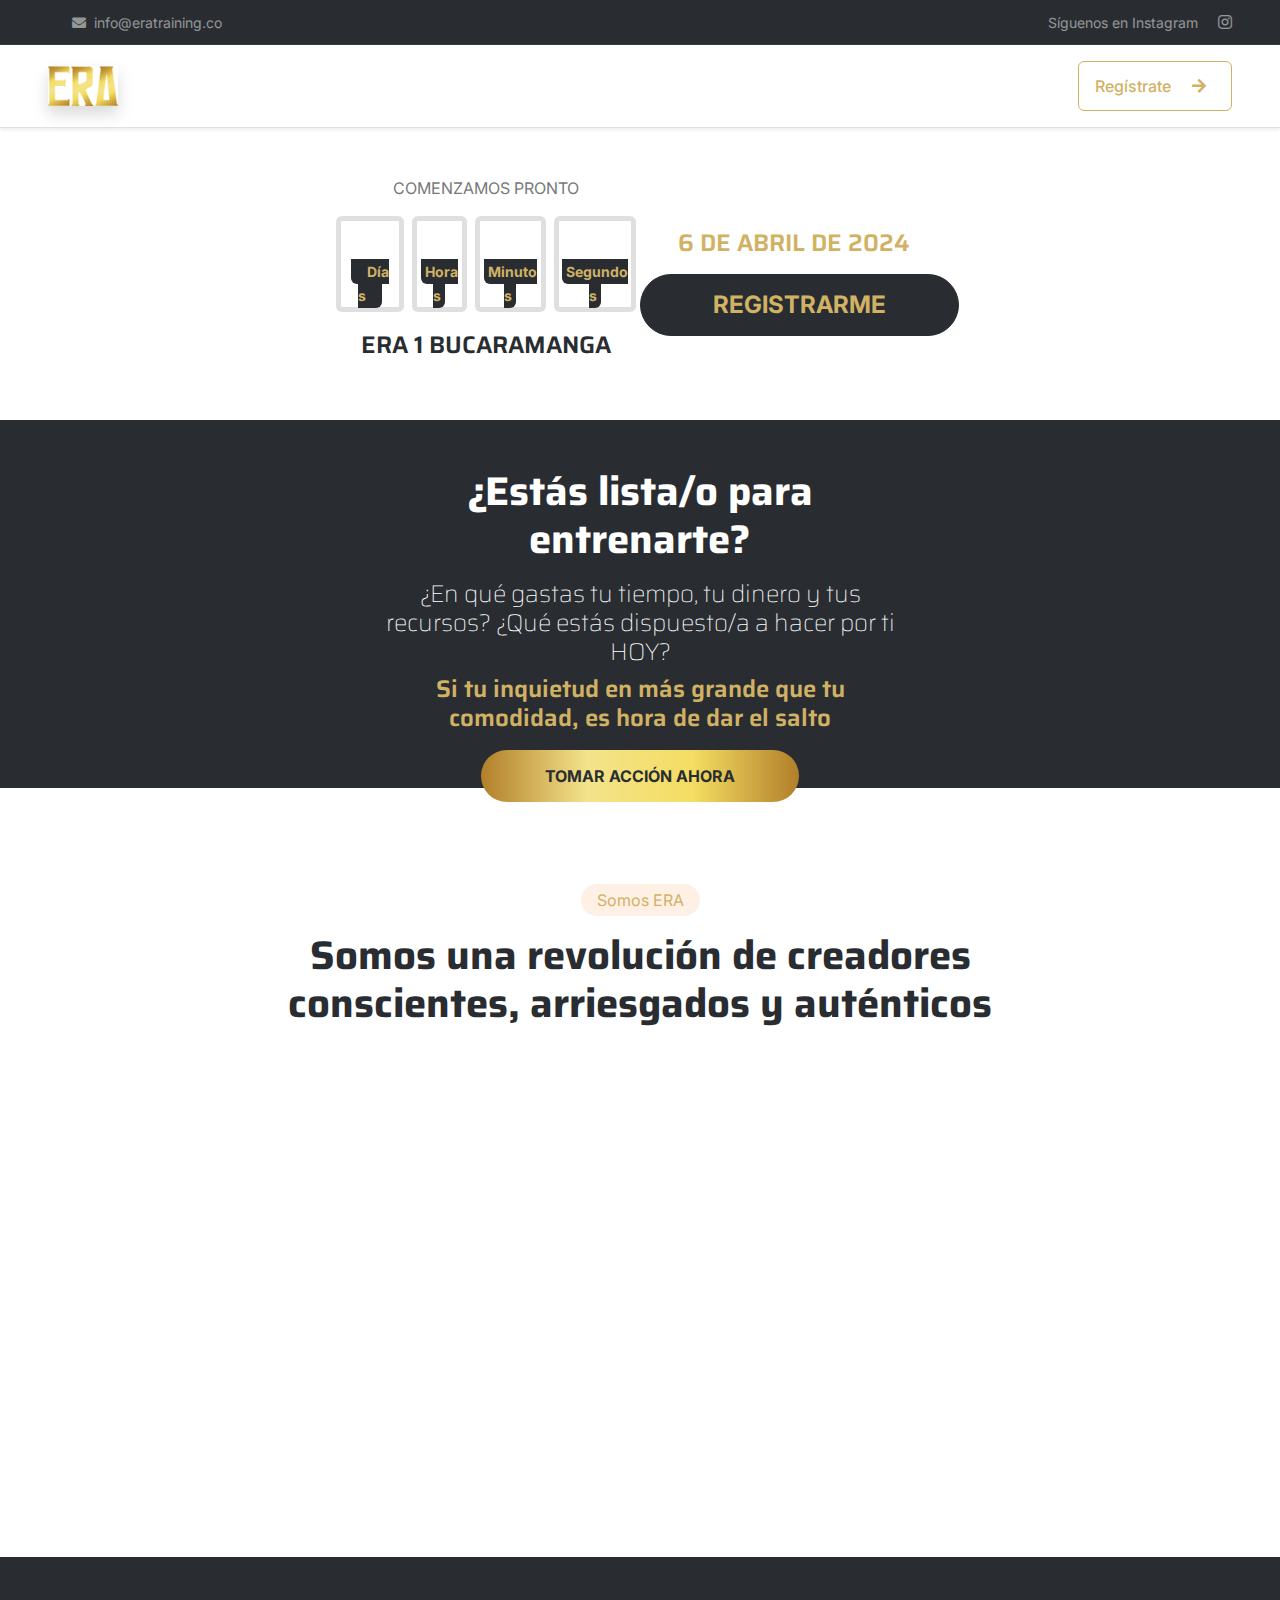
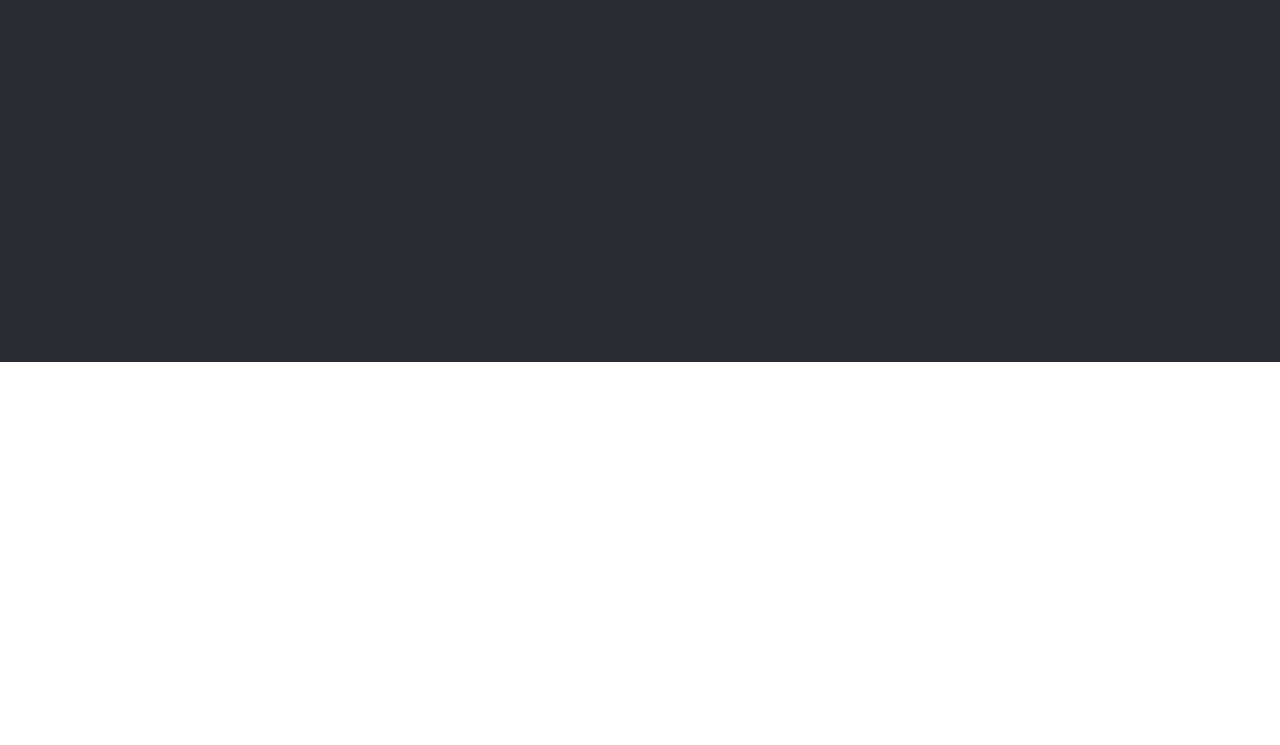
<file: articulo.html>
<!DOCTYPE html>
<html lang="en">

<head>
    <meta charset="utf-8">
    <title>ERA - Niveles del entrenamiento</title>
    <meta content="width=device-width, initial-scale=1.0" name="viewport">
    <meta content="liderazgo, coaching, coaching ontológico, transformación, dts, ulider, entrenamiento en liderazgo, entrenamiento transformacional, alto impacto, hielo wim hof, caminata el brasas, rueda de la vida, hábitos atómicos" name="keywords">
    <meta content="Entrenamiento de liderazgo personal para Desbloquear tu Potencial y conseguir los resultados que mereces en tu vida: Familia, Dinero, Salud, Relaciones. Únete a ERA" name="description">
    <meta name="author" content="Gio Moreno">
    <meta name="dcterms.rightsHolder" content="Era Training" />

    <meta property="og:title" content="ERA - Entrenamiento en Liderazgo personal enfocado en resultados de alto nivel" />
    <meta property="og:Author" content="Gio Moreno" />
    <meta property="og:type" content="website" />
    <meta property="og:url" content="https://eratraining.co" />
    <meta property="og:image" content="img/bannerEra.webp" />

    <!-- Favicon -->
    <link href="img/faviconEra.webp" rel="icon">

    <!-- Google Web Fonts -->
    <link rel="preconnect" href="https://fonts.googleapis.com">
    <link rel="preconnect" href="https://fonts.gstatic.com" crossorigin>
    <link href="https://fonts.googleapis.com/css2?family=Inter:wght@400;500;600&family=Saira:wght@500;600;700&display=swap" rel="stylesheet"> 

    <!-- Icon Font Stylesheet -->
    <link href="https://cdnjs.cloudflare.com/ajax/libs/font-awesome/5.10.0/css/all.min.css" rel="stylesheet">
    <link href="https://cdn.jsdelivr.net/npm/bootstrap-icons@1.4.1/font/bootstrap-icons.css" rel="stylesheet">

    <!-- Libraries Stylesheet -->
    <link href="lib/animate/animate.min.css" rel="stylesheet">
    <link href="lib/owlcarousel/assets/owl.carousel.min.css" rel="stylesheet">

    <!-- Customized Bootstrap Stylesheet -->
    <link href="css/bootstrap.min.css" rel="stylesheet">

    <!-- Template Stylesheet -->
    <link href="css/style.css" rel="stylesheet">
</head>

<body>
    <!-- Spinner Start -->
    <div id="spinner" class="show bg-white position-fixed translate-middle w-100 vh-100 top-50 start-50 d-flex align-items-center justify-content-center">
        <div class="spinner-grow text-primary" role="status"></div>
    </div>
    <!-- Spinner End -->


    <!-- Navbar Start -->
    <div class="container-fluid px-0 wow fadeIn d-none d-lg-block" >
        <div class="top-bar bg-dark text-white-50 row gx-0 align-items-center d-none d-lg-flex">
            <div class="col-lg-6 px-5 text-start">
                <!-- <small><i class="fa fa-map-marker-alt me-2"></i>123 Street, New York, USA</small> -->
                <small class="ms-4"><i class="fa fa-envelope me-2"></i>info@eratraining.co</small>
            </div>
            <div class="col-lg-6 px-5 text-end">
                <small>Síguenos en Instagram</small>
                <!-- <a class="text-white-50 ms-3" href=""><i class="fab fa-facebook-f"></i></a>
                <a class="text-white-50 ms-3" href=""><i class="fab fa-twitter"></i></a>
                <a class="text-white-50 ms-3" href=""><i class="fab fa-linkedin-in"></i></a> -->
                <a class="text-white-50 ms-3" href="https://instagram.com/era_training"><i class="fab fa-instagram"></i></a>
            </div>
        </div>

        <nav class="navbar navbar-expand-lg navbar-dark py-lg-0 px-lg-5 wow fadeIn border-bottom shadow-sm" >
            <a href="index.html" class="navbar-brand ms-4 ms-lg-0 align-items-center">
                <h1 class="fw-bold text-primary p-0 m-0 shadow" style="line-height: 0;"><img class="" width="70" src="img/faviconEra.webp" alt=""></h1>
            </a>
            <button type="button" class="navbar-toggler me-4" data-bs-toggle="collapse" data-bs-target="#navbarCollapse">
                <span class="navbar-toggler-icon"></span>
            </button>
            <div class="collapse navbar-collapse justify-content-end" id="navbarCollapse">
                
                <!-- <div class="navbar-nav ms-auto p-4 p-lg-0">
                    <a href="index.html" class="nav-item nav-link active">Home</a>
                    <a href="about.html" class="nav-item nav-link">About</a>
                    <a href="causes.html" class="nav-item nav-link">Causes</a>
                    <div class="nav-item dropdown">
                        <a href="#" class="nav-link dropdown-toggle" data-bs-toggle="dropdown">Pages</a>
                        <div class="dropdown-menu m-0">
                            <a href="service.html" class="dropdown-item">Service</a>
                            <a href="donate.html" class="dropdown-item">Donate</a>
                            <a href="team.html" class="dropdown-item">Our Team</a>
                            <a href="testimonial.html" class="dropdown-item">Testimonial</a>
                            <a href="404.html" class="dropdown-item">404 Page</a>
                        </div>
                    </div>
                    <a href="contact.html" class="nav-item nav-link">Contact</a>
                </div> -->
                <div class="d-none d-lg-flex ms-2 my-3">
                    <a class="btn btn-outline-primary py-2 px-3" href="/evento">
                        Regístrate
                        <div class="d-inline-flex btn-sm-square bg-white text-primary rounded-circle ms-2">
                            <i class="fa fa-arrow-right"></i>
                        </div>
                    </a>
                </div>
            </div>
        </nav>
    </div>
    <!-- Navbar End -->

    <div class="container col-lg-6 d-lg-flex align-items-center text-center py-5">
        <div class="col-12 col-lg-6">
            <p>COMENZAMOS PRONTO</p>
            <div class="my-3 mb-lg-1">
                <div class="contador d-flex justify-content-center text-center">
                    <div class="d-block mx-1 card border-5">
                        <span class="h2 px-2" id="dias"></span><br>
                        <span class="justify fw-bold p-1 px-3 bg-dark small text-primary rounded-bottom">Días</span>
                    </div>
                    <div class="d-block mx-1 card border-5">
                        <span class="h2 px-2" id="horas"></span><br>
                        <span class="justify fw-bold p-1 bg-dark small text-primary rounded-bottom">Horas</span>
                    </div>
                    <div class="d-block mx-1 card border-5">
                        <span class="h2 px-2" id="minutos"></span><br>
                        <span class="justify fw-bold p-1 bg-dark small text-primary rounded-bottom">Minutos</span>
                    </div>
                    <div class="d-block mx-1 card border-5">
                        <span class="h2 px-2" id="segundos"></span><br>
                        <span class="justify fw-bold p-1 bg-dark small text-primary rounded-bottom">Segundos</span>
                    </div>
                </div>
            </div>
            <h1 class=""><span class="fs-4">ERA 1 BUCARAMANGA</span></h1>
        </div>
        <div class="col-12 col-lg-6">
            <h2 class="text-light fs-4 my-3"><span class="text-primary">6 DE ABRIL DE 2024</span></h2>
            <a class="d-inline-block btn btn-dark py-1 px-5 animated slideInDown rounded-pill text-primary" href="evento" >
                <div class="px-4 py-2">
                    <span class="fs-4 fw-bolder">REGISTRARME</span>
                </div>
            </a>
        </div>
    </div>
    <div id="article-container"></div>


    <!-- Donate Start -->
    <div class="my-5 ">
        <div class="container-fluid bg-dark" >
            <div class="container ">
                <div class="row g-5 align-items-center text-center">
                    <div class="container col-lg-6 wow fadeIn" >
                        <h1 class="display-6 text-white mb-3">¿Estás lista/o para entrenarte?</h1>
                        <h4 class="text-white mb-0 fw-lighter">¿En qué gastas tu tiempo, tu dinero y tus recursos? ¿Qué estás dispuesto/a a hacer por ti HOY?</h4>
                        <h4 class="text-primary mt-2">Si tu inquietud en más grande que tu comodidad, es hora de dar el salto</h4>
                    </div>
                    <div class="col-12 mt-4">
                        <a href="/evento" class="py-3 text-dark px-5 rounded-pill" style="height: 60px; background: linear-gradient(to right, #b27f2a, #f4e38b, #f4dd62, #b27f2a);">
                            <span class="px-lg-3 fw-bolder">TOMAR ACCIÓN AHORA</span>
                        </a>
                    </div>
                </div>
            </div>
        </div>
    </div>
    <!-- Donate End -->


    <!-- Team Start -->
    <div class="container-xxl py-5">
        <div class="container">
            <div class="text-center mx-auto mb-5 wow "  style="max-width: 800px;">
                <div class="d-inline-block rounded-pill bg-secondary text-primary py-1 px-3 mb-3">Somos ERA</div>
                <h1 class="display-6 mb-5">Somos una revolución de creadores conscientes, arriesgados y auténticos  </h1>
            </div>
            <div class="row g-4">
                <div class="col-lg-3 col-md-6 wow " >
                    <div class="team-item position-relative rounded overflow-hidden">
                        <div class="overflow-hidden">
                            <img class="img-fluid" src="img/coach-jhon-diego-franco-era.webp" alt="">
                        </div>
                        <div class="team-text bg-light text-center p-4">
                            <h5>Jhon Diego Franco</h5>
                            <p class="text-primary">Coach Ontológico</p>
                            <div class="team-social text-center">
                                <a class="btn btn-square" href=""><i class="fab fa-facebook-f"></i></a>
                                <a class="btn btn-square" href=""><i class="fab fa-twitter"></i></a>
                                <a class="btn btn-square" href=""><i class="fab fa-instagram"></i></a>
                            </div>
                        </div>
                    </div>
                </div>
                <div class="col-lg-3 col-md-6 wow " data-wow-delay="0.3s">
                    <div class="team-item position-relative rounded overflow-hidden">
                        <div class="overflow-hidden">
                            <img class="img-fluid" src="img/coach-alejandra-gonzalez-era.webp" alt="">
                        </div>
                        <div class="team-text bg-light text-center p-4">
                            <h5>Alejandra González</h5>
                            <p class="text-primary">Coach Ontológico</p>
                            <div class="team-social text-center">
                                <a class="btn btn-square" href=""><i class="fab fa-facebook-f"></i></a>
                                <a class="btn btn-square" href=""><i class="fab fa-twitter"></i></a>
                                <a class="btn btn-square" href=""><i class="fab fa-instagram"></i></a>
                            </div>
                        </div>
                    </div>
                </div>
                <div class="col-lg-3 col-md-6 wow " data-wow-delay="0.5s">
                    <div class="team-item position-relative rounded overflow-hidden">
                        <div class="overflow-hidden">
                            <img class="img-fluid" src="img/coach-farid-gamba-arraut.webp" alt="">
                        </div>
                        <div class="team-text bg-light text-center p-4">
                            <h5>Farid Gamba Arraut</h5>
                            <p class="text-primary">Coach Ontológico</p>
                            <div class="team-social text-center">
                                <a class="btn btn-square" href=""><i class="fab fa-facebook-f"></i></a>
                                <a class="btn btn-square" href=""><i class="fab fa-twitter"></i></a>
                                <a class="btn btn-square" href=""><i class="fab fa-instagram"></i></a>
                            </div>
                        </div>
                    </div>
                </div>
                <div class="col-lg-3 col-md-6 wow " data-wow-delay="0.7s">
                    <div class="team-item position-relative rounded overflow-hidden">
                        <div class="overflow-hidden">
                            <img class="img-fluid" src="img/coach-gio-moreno-era.webp" alt="">
                        </div>
                        <div class="team-text bg-light text-center p-4">
                            <h5>Gio Moreno</h5>
                            <p class="text-primary">Coach Ontológico</p>
                            <div class="team-social text-center">
                                <a class="btn btn-square" href=""><i class="fab fa-facebook-f"></i></a>
                                <a class="btn btn-square" href=""><i class="fab fa-twitter"></i></a>
                                <a class="btn btn-square" href=""><i class="fab fa-instagram"></i></a>
                            </div>
                        </div>
                    </div>
                </div>
            </div>
        </div>
    </div>
    <!-- Team End -->
    

    <section class="pt-5">
        <div class="bg-dark">
            <div class="container wow  pt-5">
                <div class="g-5 align-items-center">
                    <div class="" data-wow-delay="0.5s">
                        <div class="h-100">
                            <h3 class="display-2 mb-3 text-primary text-center fw-lighter">SOMOS ERA</h3>
                            <h3 class="text-white fw-lighter text-center fw-light">
                                <span class="fw-lighter">
                                    Nos reencontramos con nuestra esencia<br>
                                    Construimos nuestro destino<br>
                                    Creamos nuestra propia realidad<br>
                                    Somos servicio para el mundo
                                </span>
                            </h3>
                        </div>
                    </div>
                </div>
            </div>
            <div class="container text-center mx-auto wow  pb-5">
                <h5 class="display-6 mt-3 text-primary">UNA NUEVA ERA COMIENZA</h5>
            </div>
        </div>
    </section>



    <!-- Footer Start -->
    <div class="container-fluid bg-dark text-white-50 footer wow fadeIn" >
        <div class="container py-5">
            <div class="row g-5">
                <div class="col-lg-3 col-md-6">
                    <h1 class="fw-bold text-primary mb-2">ERA<span class="text-white">Training</span></h1>
                    <p>Entrenamiento en Liderazgo personal y desarrollo humano enfocado en el logro de resultados de vida.</p>
                    <div class="d-flex pt-2">
                        <a class="btn btn-square me-1" href="https://instagram.com/era_training"><i class="fab fa-instagram"></i></a>
                        <a class="btn btn-square me-1" href="https://instagram.com/era_training"><i class="fab fa-facebook-f"></i></a>
                        <a class="btn btn-square me-1" href="https://instagram.com/era_training"><i class="fab fa-youtube"></i></a>
                    </div>
                </div>
                <div class="col-lg-3 col-md-6">
                    <h5 class="text-light mb-4">Dónde estamos</h5>
                    <p><i class="fa fa-map-marker-alt me-3"></i>Bogotá</p>
                    <p><i class="fa fa-map-marker-alt me-3"></i>Bucaramanga</p>
                    <p><i class="fa fa-map-marker-alt me-3"></i>Medellín</p>
                </div>
                <div class="col-lg-3 col-md-6">
                    <h5 class="text-light mb-4">Links útiles</h5>
                    <a class="btn btn-link" href="">Equipo ERA</a>
                    <a class="btn btn-link" href="">Contacto</a>
                    <a class="btn btn-link" href="">Programa de entrenamiento</a>
                    <a class="btn btn-link" href="">Política de privacidad</a>
                </div>
                <div class="col-lg-3 col-md-6">
                    <h5 class="text-light mb-4">PQRs</h5>
                    <p>Si quieres recibir más información sobre nuestro programa, regístrate.</p>
                    <div class="position-relative mx-auto" style="max-width: 400px;">
                        <input class="form-control bg-transparent w-100 py-3 ps-4 pe-5" type="text" placeholder="Your email">
                        <button type="button" class="btn btn-primary py-2 position-absolute top-0 end-0 mt-2 me-2">Registrarme</button>
                    </div>
                </div>
            </div>
        </div>
        <div class="container-fluid copyright">
            <div class="container">
                <div class="row">
                    <div class="col-md-6 text-center text-md-start mb-3 mb-md-0">
                        &copy; <a href="#">Era Coaching</a> 2024, Todos los derechos reservados.
                    </div>
                    <div class="col-md-6 text-center text-md-end">
                        <!--/*** This template is free as long as you keep the footer author’s credit link/attribution link/backlink. If you'd like to use the template without the footer author’s credit link/attribution link/backlink, you can purchase the Credit Removal License from "https://htmlcodex.com/credit-removal". Thank you for your support. ***/-->
                        Diseño y desarrollo por <a href="https://coachgiomoreno.com">Gio Moreno</a>
                    </div>
                </div>
            </div>
        </div>
    </div>
    <!-- Footer End -->


    <!-- Back to Top -->
    <!-- <a href="#" class="btn btn-lg btn-primary btn-lg-square back-to-top"><i class="bi bi-arrow-up"></i></a> -->


    <!-- JavaScript Libraries -->
    <script src="https://code.jquery.com/jquery-3.4.1.min.js"></script>
    <script src="https://cdn.jsdelivr.net/npm/bootstrap@5.0.0/dist/js/bootstrap.bundle.min.js"></script>
    <script src="lib/wow/wow.min.js"></script>
    <script src="lib/easing/easing.min.js"></script>
    <script src="lib/waypoints/waypoints.min.js"></script>
    <script src="lib/owlcarousel/owl.carousel.min.js"></script>
    <script src="lib/parallax/parallax.min.js"></script>

    <!-- Template Javascript -->
    <script src="js/main.js"></script>
    <script src="js/functions.js"></script>
    <script src="js/queryArticulos.js"></script>
</body>

</html>
</file>
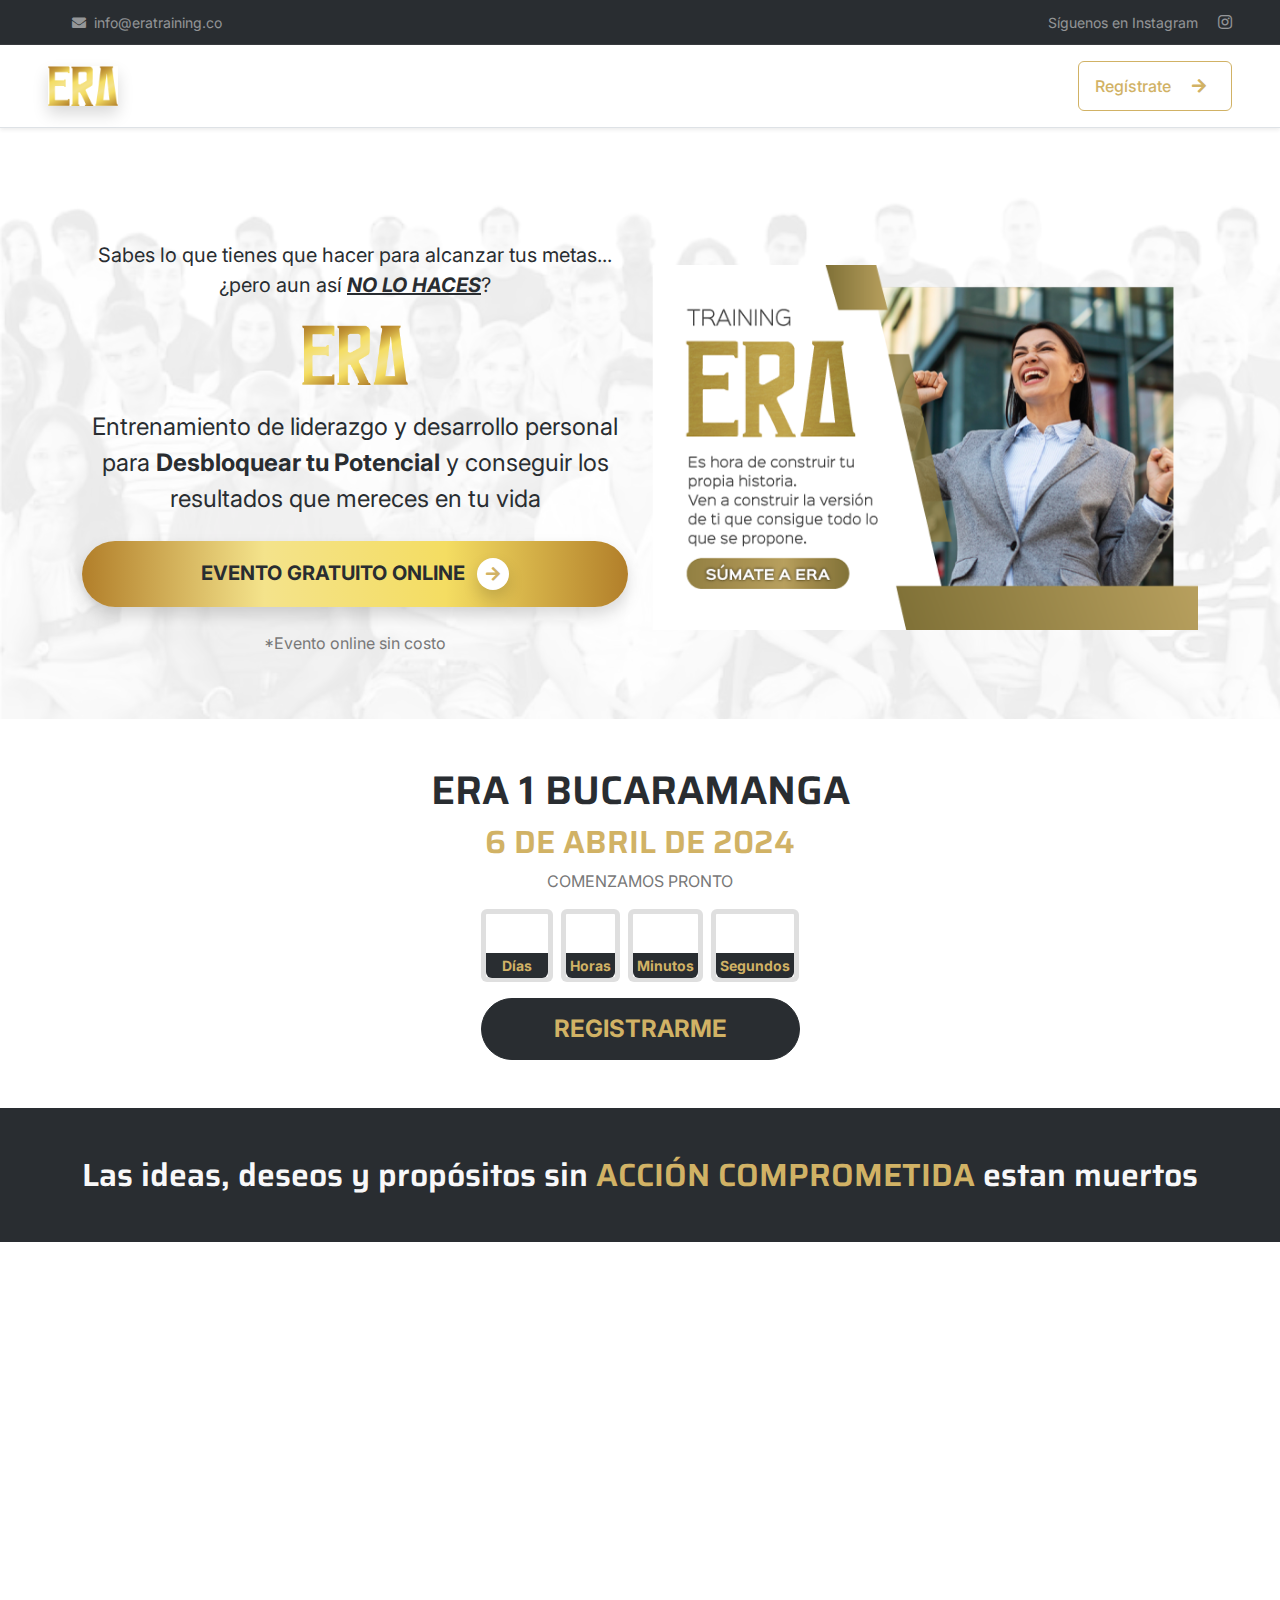
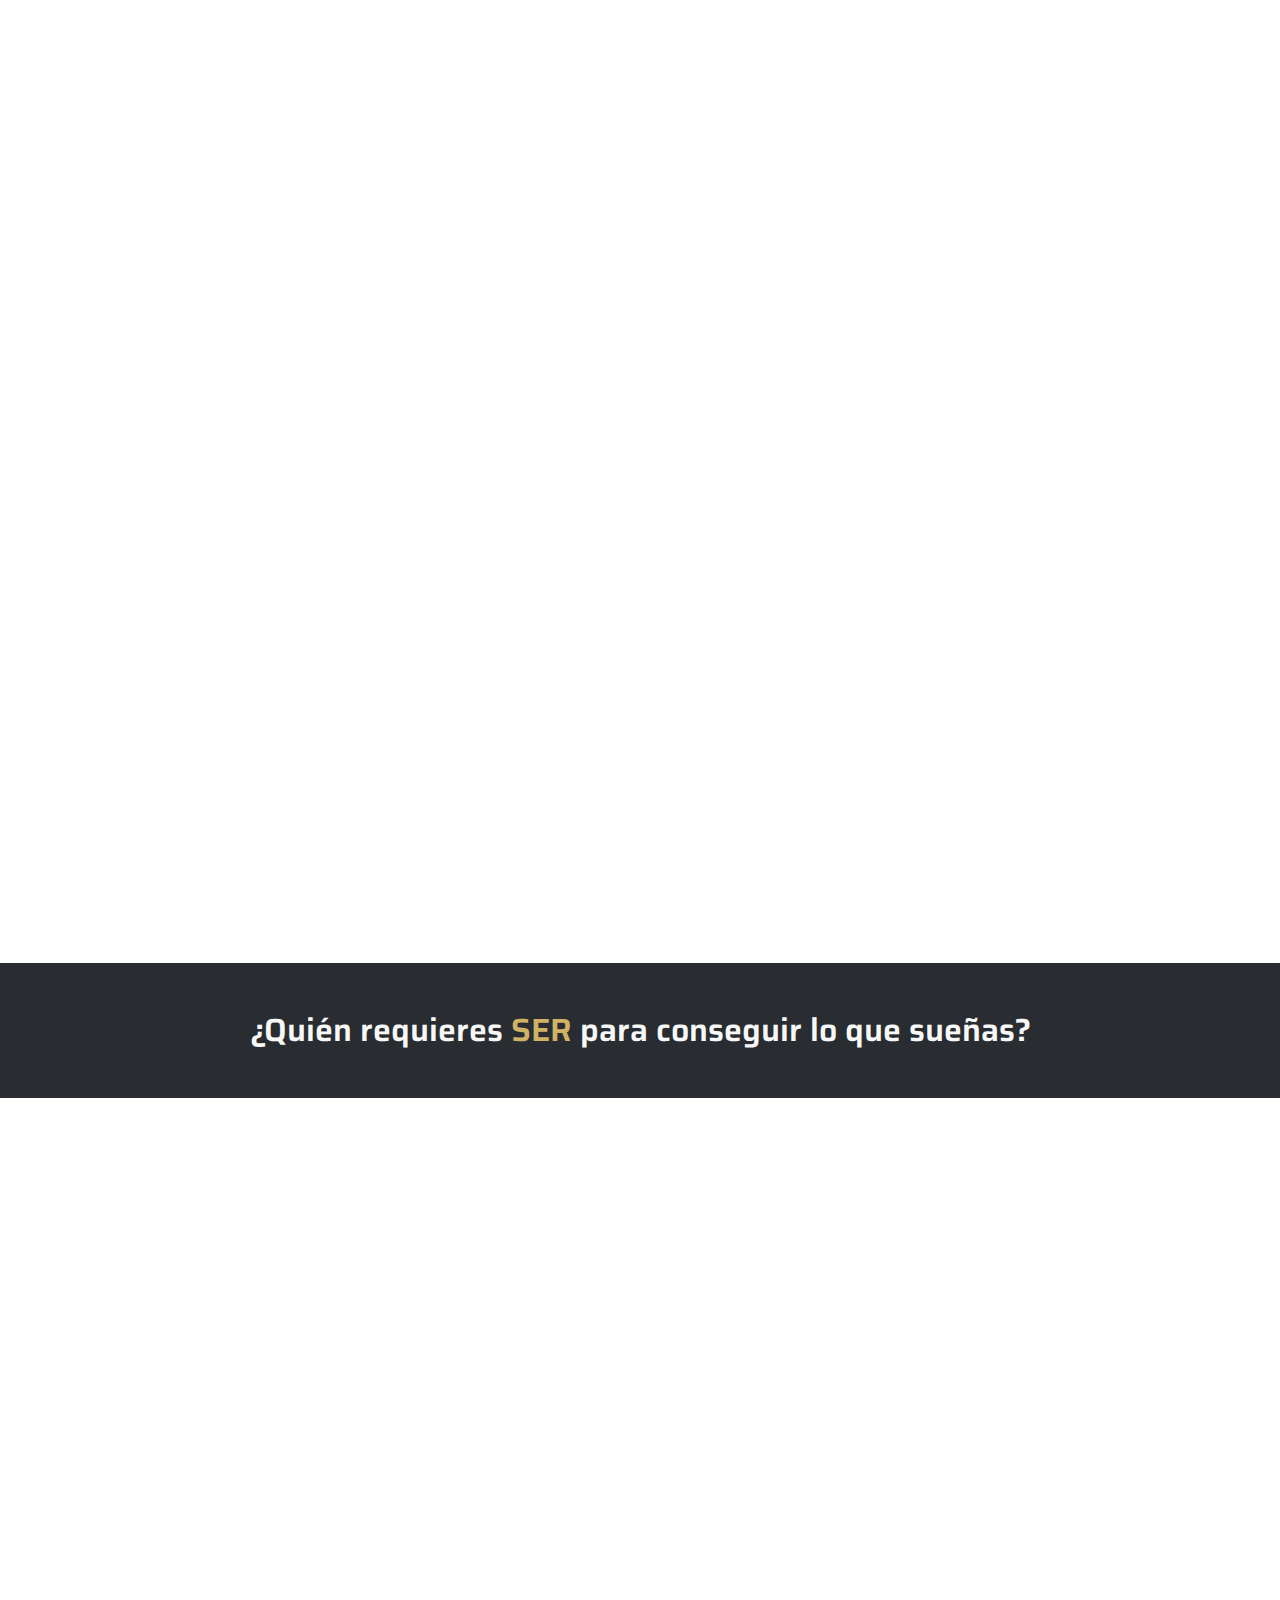
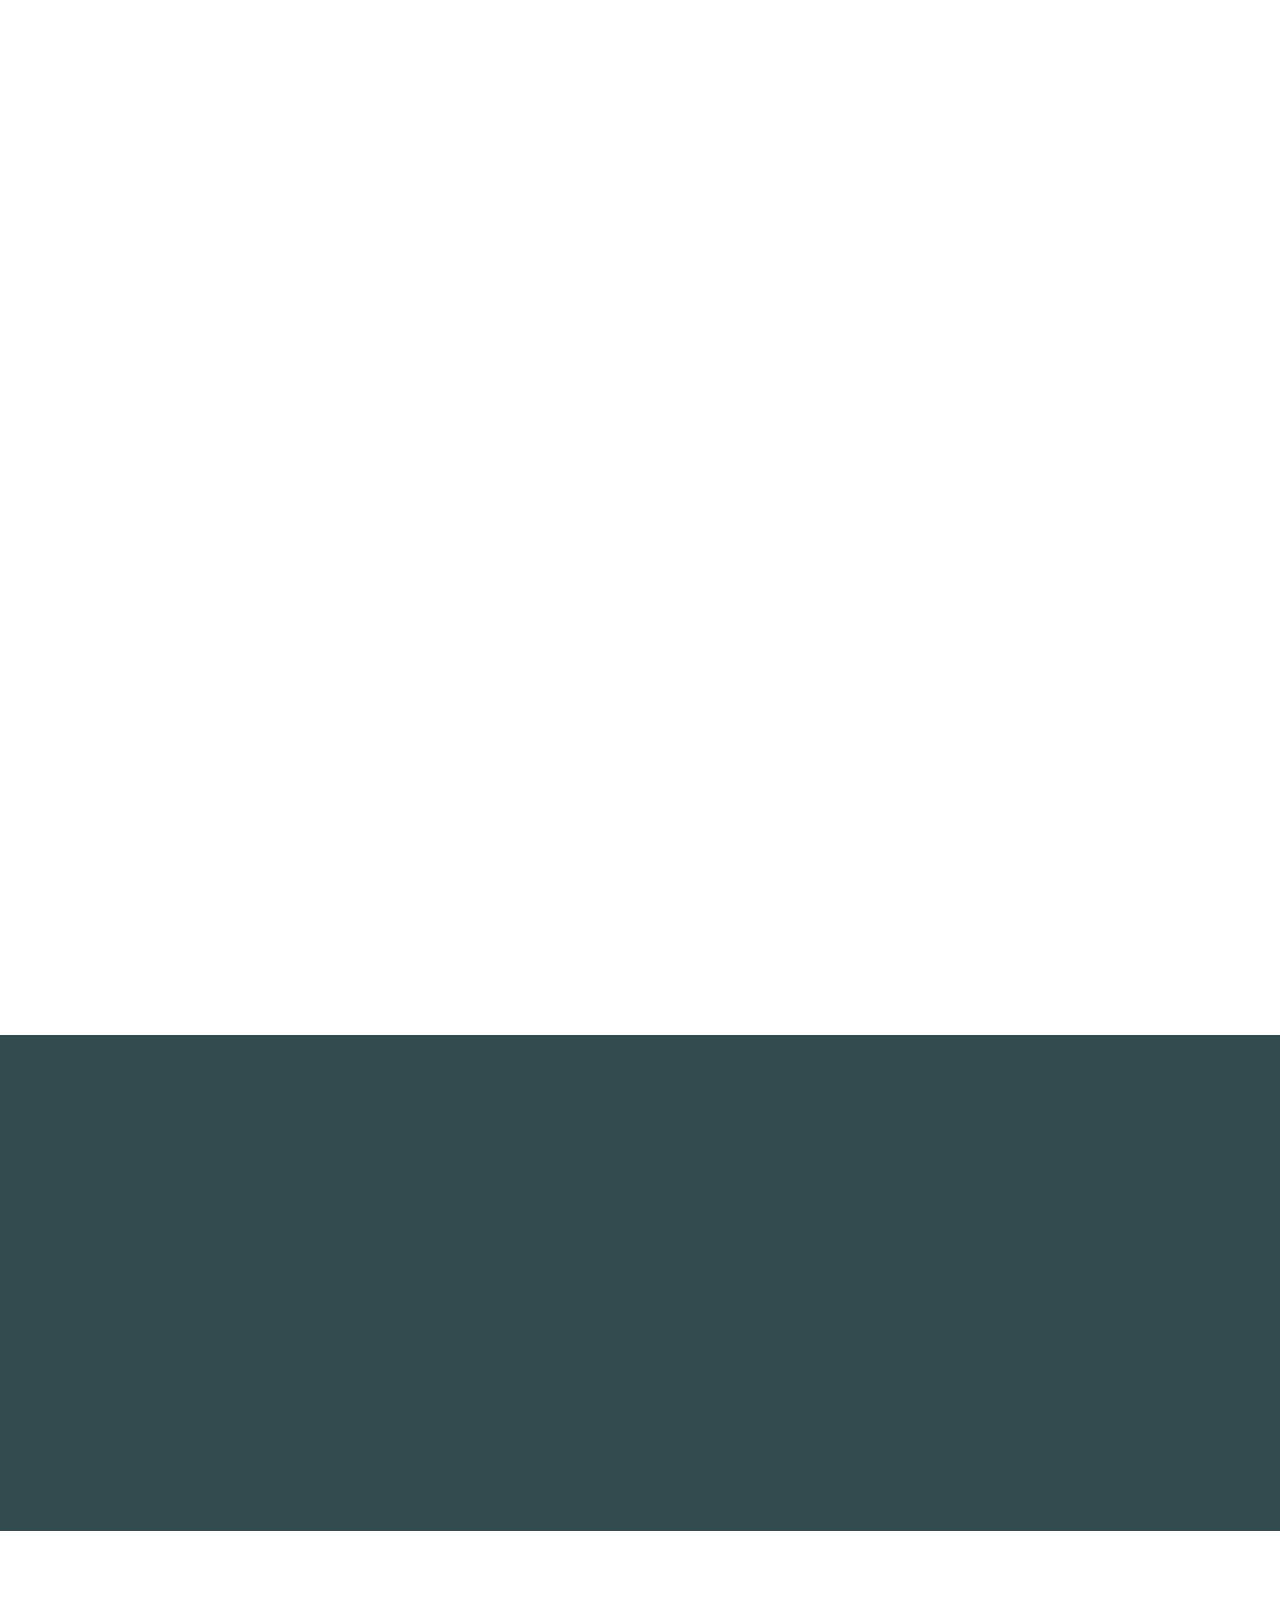
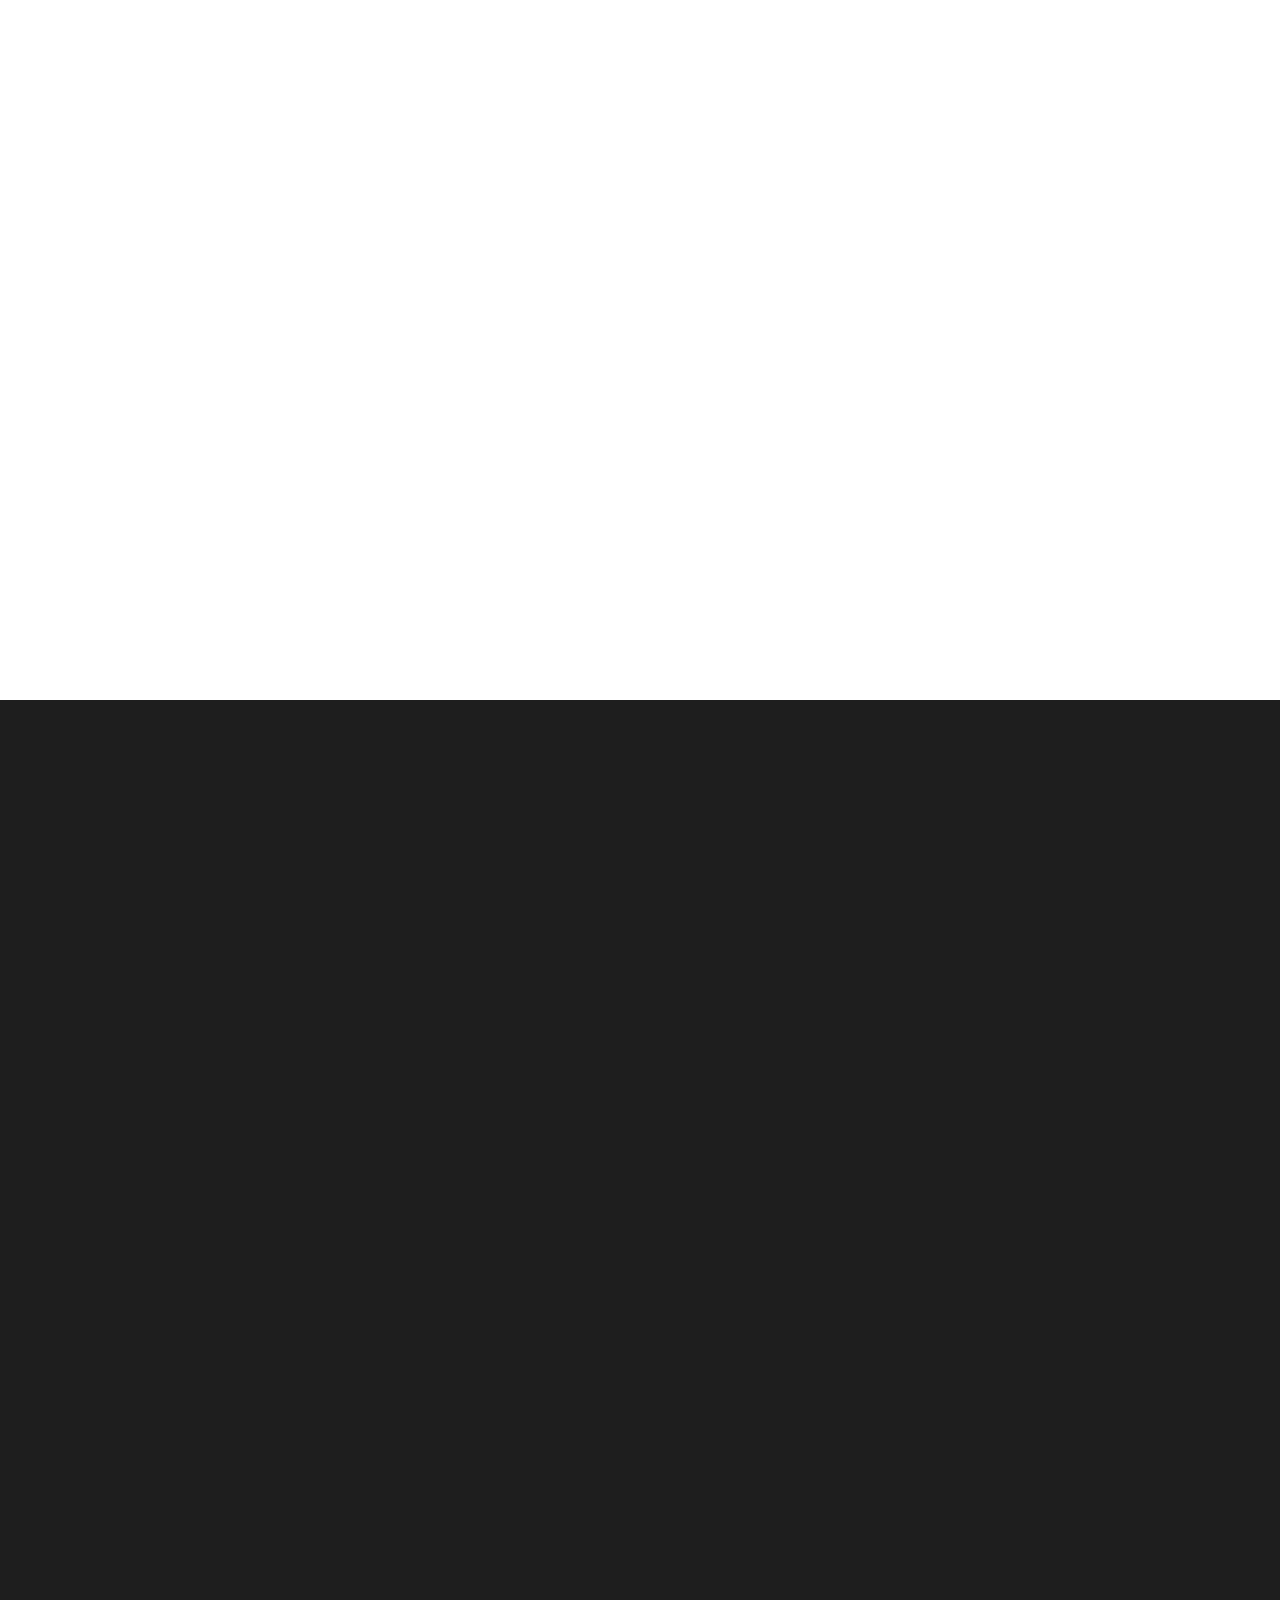
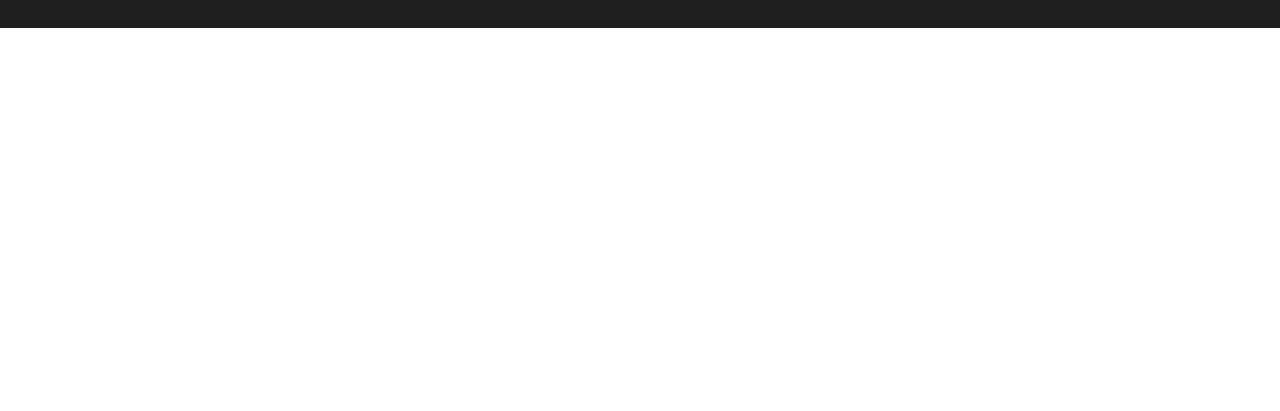
<file: niveles.html>
<!DOCTYPE html>
<html lang="en">

<head>
    <meta charset="utf-8">
    <title>ERA - Niveles del entrenamiento</title>
    <meta content="width=device-width, initial-scale=1.0" name="viewport">
    <meta content="liderazgo, coaching, coaching ontológico, transformación, dts, ulider, entrenamiento en liderazgo, entrenamiento transformacional, alto impacto, hielo wim hof, caminata el brasas, rueda de la vida, hábitos atómicos" name="keywords">
    <meta content="Entrenamiento de liderazgo personal para Desbloquear tu Potencial y conseguir los resultados que mereces en tu vida: Familia, Dinero, Salud, Relaciones. Únete a ERA" name="description">
    <meta name="author" content="Gio Moreno">
    <meta name="dcterms.rightsHolder" content="Era Training" />

    <meta property="og:title" content="ERA - Entrenamiento en Liderazgo personal enfocado en resultados de alto nivel" />
    <meta property="og:Author" content="Gio Moreno" />
    <meta property="og:type" content="website" />
    <meta property="og:url" content="https://eratraining.co" />
    <meta property="og:image" content="img/bannerEra.webp" />

    <!-- Favicon -->
    <link href="img/faviconEra.webp" rel="icon">

    <!-- Google Web Fonts -->
    <link rel="preconnect" href="https://fonts.googleapis.com">
    <link rel="preconnect" href="https://fonts.gstatic.com" crossorigin>
    <link href="https://fonts.googleapis.com/css2?family=Inter:wght@400;500;600&family=Saira:wght@500;600;700&display=swap" rel="stylesheet"> 

    <!-- Icon Font Stylesheet -->
    <link href="https://cdnjs.cloudflare.com/ajax/libs/font-awesome/5.10.0/css/all.min.css" rel="stylesheet">
    <link href="https://cdn.jsdelivr.net/npm/bootstrap-icons@1.4.1/font/bootstrap-icons.css" rel="stylesheet">

    <!-- Libraries Stylesheet -->
    <link href="lib/animate/animate.min.css" rel="stylesheet">
    <link href="lib/owlcarousel/assets/owl.carousel.min.css" rel="stylesheet">

    <!-- Customized Bootstrap Stylesheet -->
    <link href="css/bootstrap.min.css" rel="stylesheet">

    <!-- Template Stylesheet -->
    <link href="css/style.css" rel="stylesheet">
</head>

<body>
    <!-- Spinner Start -->
    <div id="spinner" class="show bg-white position-fixed translate-middle w-100 vh-100 top-50 start-50 d-flex align-items-center justify-content-center">
        <div class="spinner-grow text-primary" role="status"></div>
    </div>
    <!-- Spinner End -->


    <!-- Navbar Start -->
    <div class="container-fluid px-0 wow fadeIn d-none d-lg-block" >
        <div class="top-bar bg-dark text-white-50 row gx-0 align-items-center d-none d-lg-flex">
            <div class="col-lg-6 px-5 text-start">
                <!-- <small><i class="fa fa-map-marker-alt me-2"></i>123 Street, New York, USA</small> -->
                <small class="ms-4"><i class="fa fa-envelope me-2"></i>info@eratraining.co</small>
            </div>
            <div class="col-lg-6 px-5 text-end">
                <small>Síguenos en Instagram</small>
                <!-- <a class="text-white-50 ms-3" href=""><i class="fab fa-facebook-f"></i></a>
                <a class="text-white-50 ms-3" href=""><i class="fab fa-twitter"></i></a>
                <a class="text-white-50 ms-3" href=""><i class="fab fa-linkedin-in"></i></a> -->
                <a class="text-white-50 ms-3" href="https://instagram.com/era_training"><i class="fab fa-instagram"></i></a>
            </div>
        </div>

        <nav class="navbar navbar-expand-lg navbar-dark py-lg-0 px-lg-5 wow fadeIn border-bottom shadow-sm" >
            <a href="index.html" class="navbar-brand ms-4 ms-lg-0 align-items-center">
                <h1 class="fw-bold text-primary p-0 m-0 shadow" style="line-height: 0;"><img class="" width="70" src="img/faviconEra.webp" alt=""></h1>
            </a>
            <button type="button" class="navbar-toggler me-4" data-bs-toggle="collapse" data-bs-target="#navbarCollapse">
                <span class="navbar-toggler-icon"></span>
            </button>
            <div class="collapse navbar-collapse justify-content-end" id="navbarCollapse">
                <div class="d-none d-lg-flex ms-2 my-3">
                    <a class="btn btn-outline-primary py-2 px-3" href="/evento">
                        Regístrate
                        <div class="d-inline-flex btn-sm-square bg-white text-primary rounded-circle ms-2">
                            <i class="fa fa-arrow-right"></i>
                        </div>
                    </a>
                </div>
            </div>
        </nav>
    </div>
    <!-- Navbar End -->

    <div class="container col-lg-6 d-lg-flex align-items-center text-center py-5">
        <div class="col-12 col-lg-6">
            <p>COMENZAMOS PRONTO</p>
            <div class="my-3 mb-lg-1">
                <div class="contador d-flex justify-content-center text-center">
                    <div class="d-block mx-1 card border-5">
                        <span class="h2 px-2" id="dias"></span><br>
                        <span class="justify fw-bold p-1 px-3 bg-dark small text-primary rounded-bottom">Días</span>
                    </div>
                    <div class="d-block mx-1 card border-5">
                        <span class="h2 px-2" id="horas"></span><br>
                        <span class="justify fw-bold p-1 bg-dark small text-primary rounded-bottom">Horas</span>
                    </div>
                    <div class="d-block mx-1 card border-5">
                        <span class="h2 px-2" id="minutos"></span><br>
                        <span class="justify fw-bold p-1 bg-dark small text-primary rounded-bottom">Minutos</span>
                    </div>
                    <div class="d-block mx-1 card border-5">
                        <span class="h2 px-2" id="segundos"></span><br>
                        <span class="justify fw-bold p-1 bg-dark small text-primary rounded-bottom">Segundos</span>
                    </div>
                </div>
            </div>
            <h1 class=""><span class="fs-4">ERA 1 BUCARAMANGA</span></h1>
        </div>
        <div class="col-12 col-lg-6">
            <h2 class="text-light fs-4 my-3"><span class="text-primary">6 DE ABRIL DE 2024</span></h2>
            <a class="d-inline-block btn btn-dark py-1 px-5 animated slideInDown rounded-pill text-primary" href="evento" >
                <div class="px-4 py-2">
                    <span class="fs-4 fw-bolder">REGISTRARME</span>
                </div>
            </a>
        </div>
    </div>
    <section class=" bg-dark" style="background-image: url(./img/bg-niveles.webp); ">
        <div class="container text-center py-5">
            <div id="imagen"></div>
            <h2 class="text-light m-0 fs-1"><span class="text-primary text-uppercase" id="nivel"></span></h2>
        </div>
    </section>

    <!-- About Start -->
    <div class="container-xxl py-5 mt-3">
        <div class="container">
            <div class="g-5">
                <div class="wow " data-wow-delay="0.5s">
                    <div class="h-100">
                        <h1 class="display-6 mb-3 text-center" id="titulo"></h1>
                        <p class="text-center fs-4" id="descripcion"></p>
                    </div>
                </div>
            </div>
        </div>
    </div>
    <!-- About End -->


    

    <section class=" bg-dark">
        <div class="container text-center py-5">
            <h2 class="text-light m-0">Duración: <span class="text-primary"><span id="duracion"></span> DÍAS</span></h2>
        </div>
    </section>

    <!-- Benefits Start -->
    <div class="container-xxl py-5">
        <div class="container">
            <div class="text-center mx-auto mb-5 wow "  style="max-width: 500px;">
                <h1 class="display-6 mb-5">Qué encontrarás en este nivel</h1>
            </div>
            <div class="d-flex g-4 gap-4 overflow-auto">
                <div class="col-9 col-lg-3 col-md-6 wow " >
                    <div class="service-item bg-white text-center h-100">
                        <img class="img-fluid shadow" src="img/coaches-personalizados-era.webp" alt="">
                        <div class="p-3 pt-4">
                            <h6 class="mb-3 text-uppercase" id="articulo1"></h6>
                            <p class="mb-3" id="descripcionarticulo1"></p>
                            <a class="btn btn-outline-primary px-3" href="articulo.html?idpost=1&nivel=encontrarse&titulo=de-que-sirve">
                                VER MÁS
                            </a>
                        </div>
                    </div>
                </div>
                <div class="col-9 col-lg-3 col-md-6 wow " data-wow-delay="0.3s">
                    <div class="service-item bg-white text-center h-100">
                        <img class="img-fluid shadow" src="img/habitos-exitosos-era.webp" alt="">
                        <div class="p-4 pt-4">
                            <h6 class="mb-3 text-uppercase" id="articulo2"></h6>
                            <p class="mb-4" id="descripcionarticulo2"></p>
                            <a class="btn btn-outline-primary px-3" href="articulo.html?idpost=2&nivel=encontrarse&titulo=que-puedes-esperar">
                                VER MÁS
                            </a>                           
                        </div>
                    </div>
                </div>
                <div class="col-9 col-lg-3 col-md-6 wow " data-wow-delay="0.5s">
                    <div class="service-item bg-white text-center h-100">
                        <img class="img-fluid shadow" src="img/caminata-sobre-brasas-era.webp" alt="">
                        <div class=" p-4 pt-4">
                            <h6 class="mb-3 text-uppercase" id="articulo3"></h6>
                            <p class="mb-4" id="descripcionarticulo3"></p>
                            <a class="btn btn-outline-primary px-3" href="articulo.html?idpost=3&nivel=encontrarse&titulo=por-que-la-urgencia">
                                VER MÁS
                            </a>                           
                        </div>
                    </div>
                </div>
                <div class="col-9 col-lg-3 col-md-6 wow " data-wow-delay="0.5s">
                    <div class="service-item bg-white text-center h-100">
                        <img class="img-fluid shadow" src="img/about-2.jpg" alt="">
                        <div class=" p-4 pt-4">
                            <h6 class="mb-3 text-uppercase" id="articulo4"></h6>
                            <p class="mb-4" id="descripcionarticulo4"></p>
                            <a class="btn btn-outline-primary px-3" href="articulo.html?idpost=4&nivel=encontrarse&titulo=que-pasa-en-era">
                                VER MÁS
                            </a>                            
                        </div>
                    </div>
                </div>
            </div>
        </div>
    </div>
    <!-- Benefits End -->

    <!-- Service Start -->
    <div class="container-xxl py-5">
        <div class="container">
            <div class="text-center mx-auto wow"  style="max-width: 500px;">
                <div class="d-inline-block rounded-pill bg-secondary text-primary py-1 px-3 mb-3">ESTO ES LO QUE TIENES QUÉ HACER</div>
                <h1 class="display-6 ">Ruta de entrenamiento</h1>
            </div>
            <div class="row justify-content-center text-center">
                <div class="col-4 col-lg-4 col-md-6 wow text-center" >
                    <div class="text-center h-100 p-4 p-xl-5">
                        <img class="img-fluid mb-4" src="img/EdeEra.png" alt="">
                        <h4 class="mb-3 fs-6">ENCONTRARSE<br><span class="text-uppercase fw-lighter h6" id="encontrarse"></span></h4>
                    </div>
                </div>
                <div class="col-4 col-lg-4 col-md-6 wow text-center" data-wow-delay="0.3s">
                    <div class="text-center h-100 p-4 p-xl-5">
                        <img class="img-fluid mb-4" src="img/RdeEra.png" alt="">
                        <h4 class="mb-3 fs-6">RENACER<br><span class="text-uppercase fw-lighter h6" id="renacer"></span></h4>
                    </div>
                </div>
                <div class="col-4 col-lg-4 col-md-6 wow text-center" data-wow-delay="0.5s">
                    <div class="text-center h-100 p-4 p-xl-5">
                        <img class="img-fluid mb-4" src="img/AdeEra.png" alt="">
                        <h4 class="mb-3 fs-6">ACCIONAR<br><span class="text-uppercase fw-lighter h6" id="accionar"></span></h4>
                    </div>
                </div>
            </div>
        </div>
    </div>
    <!-- Service End -->

    <!-- Donate Start -->
    <div class="my-5">
        <div class="container-fluid donate" >
            <div class="container ">
                <div class="row g-5 align-items-center text-center">
                    <div class="container col-lg-6 wow fadeIn" >
                        <h1 class="display-6 text-white mb-3">¿Estás lista/o para entrenarte?</h1>
                        <h4 class="text-white mb-0 fw-lighter">¿En qué gastas tu tiempo, tu dinero y tus recursos? ¿Qué estás dispuesto/a a hacer por ti HOY?</h4>
                        <h4 class="text-primary mt-2">Si tu inquietud en más grande que tu comodidad, es hora de dar el salto</h4>
                    </div>
                    <div class="col-12 mt-4">
                        <a href="/evento" class="py-3 text-dark px-5 rounded-pill" style="height: 60px; background: linear-gradient(to right, #b27f2a, #f4e38b, #f4dd62, #b27f2a);">
                            <span class="px-lg-3 fw-bolder">TOMAR ACCIÓN AHORA</span>
                        </a>
                    </div>
                </div>
            </div>
        </div>
    </div>
    <!-- Donate End -->


    <!-- Team Start -->
    <div class="container-xxl py-5">
        <div class="container">
            <div class="text-center mx-auto mb-5 wow "  style="max-width: 800px;">
                <div class="d-inline-block rounded-pill bg-secondary text-primary py-1 px-3 mb-3">Somos ERA</div>
                <h1 class="display-6 mb-5">Somos una revolución de creadores conscientes, arriesgados y auténticos  </h1>
            </div>
            <div class="row g-4">
                <div class="col-lg-3 col-md-6 wow " >
                    <div class="team-item position-relative rounded overflow-hidden">
                        <div class="overflow-hidden">
                            <img class="img-fluid" src="img/coach-jhon-diego-franco-era.webp" alt="">
                        </div>
                        <div class="team-text bg-light text-center p-4">
                            <h5>Jhon Diego Franco</h5>
                            <p class="text-primary">Coach Ontológico</p>
                            <div class="team-social text-center">
                                <a class="btn btn-square" href=""><i class="fab fa-facebook-f"></i></a>
                                <a class="btn btn-square" href=""><i class="fab fa-twitter"></i></a>
                                <a class="btn btn-square" href=""><i class="fab fa-instagram"></i></a>
                            </div>
                        </div>
                    </div>
                </div>
                <div class="col-lg-3 col-md-6 wow " data-wow-delay="0.3s">
                    <div class="team-item position-relative rounded overflow-hidden">
                        <div class="overflow-hidden">
                            <img class="img-fluid" src="img/coach-alejandra-gonzalez-era.webp" alt="">
                        </div>
                        <div class="team-text bg-light text-center p-4">
                            <h5>Alejandra González</h5>
                            <p class="text-primary">Coach Ontológico</p>
                            <div class="team-social text-center">
                                <a class="btn btn-square" href=""><i class="fab fa-facebook-f"></i></a>
                                <a class="btn btn-square" href=""><i class="fab fa-twitter"></i></a>
                                <a class="btn btn-square" href=""><i class="fab fa-instagram"></i></a>
                            </div>
                        </div>
                    </div>
                </div>
                <div class="col-lg-3 col-md-6 wow " data-wow-delay="0.5s">
                    <div class="team-item position-relative rounded overflow-hidden">
                        <div class="overflow-hidden">
                            <img class="img-fluid" src="img/coach-farid-gamba-arraut.webp" alt="">
                        </div>
                        <div class="team-text bg-light text-center p-4">
                            <h5>Farid Gamba Arraut</h5>
                            <p class="text-primary">Coach Ontológico</p>
                            <div class="team-social text-center">
                                <a class="btn btn-square" href=""><i class="fab fa-facebook-f"></i></a>
                                <a class="btn btn-square" href=""><i class="fab fa-twitter"></i></a>
                                <a class="btn btn-square" href=""><i class="fab fa-instagram"></i></a>
                            </div>
                        </div>
                    </div>
                </div>
                <div class="col-lg-3 col-md-6 wow " data-wow-delay="0.7s">
                    <div class="team-item position-relative rounded overflow-hidden">
                        <div class="overflow-hidden">
                            <img class="img-fluid" src="img/coach-gio-moreno-era.webp" alt="">
                        </div>
                        <div class="team-text bg-light text-center p-4">
                            <h5>Gio Moreno</h5>
                            <p class="text-primary">Coach Ontológico</p>
                            <div class="team-social text-center">
                                <a class="btn btn-square" href=""><i class="fab fa-facebook-f"></i></a>
                                <a class="btn btn-square" href=""><i class="fab fa-twitter"></i></a>
                                <a class="btn btn-square" href=""><i class="fab fa-instagram"></i></a>
                            </div>
                        </div>
                    </div>
                </div>
            </div>
        </div>
    </div>
    <!-- Team End -->
    

    <section class="pt-5">
        <div class="bg-dark">
            <div class="container wow  pt-5">
                <div class="g-5 align-items-center">
                    <div class="" data-wow-delay="0.5s">
                        <div class="h-100">
                            <h1 class="display-2 mb-3 text-primary text-center fw-lighter">SOMOS ERA</h1>
                            <h4 class="display-6 text-white fw-lighter text-center fw-light">
                                <span class="fw-lighter">
                                    Nos reencontramos con nuestra esencia<br>
                                    Construimos nuestro destino<br>
                                    Creamos nuestra propia realidad<br>
                                    Somos servicio para el mundo
                                </span>
                            </h4>
                        </div>
                    </div>
                </div>
            </div>
            <div class="container text-center mx-auto wow  pb-5">
                <h1 class="display-5 mt-3 text-primary">UNA NUEVA ERA COMIENZA</h1>
            </div>
        </div>
    </section>


    <!-- Footer Start -->
    <div class="container-fluid bg-dark text-white-50 footer wow fadeIn" >
        <div class="container py-5">
            <div class="row g-5">
                <div class="col-lg-3 col-md-6">
                    <h1 class="fw-bold text-primary mb-2">ERA<span class="text-white">Training</span></h1>
                    <p>Entrenamiento en Liderazgo personal y desarrollo humano enfocado en el logro de resultados de vida.</p>
                    <div class="d-flex pt-2">
                        <a class="btn btn-square me-1" href="https://instagram.com/era_training"><i class="fab fa-instagram"></i></a>
                        <a class="btn btn-square me-1" href="https://instagram.com/era_training"><i class="fab fa-facebook-f"></i></a>
                        <a class="btn btn-square me-1" href="https://instagram.com/era_training"><i class="fab fa-youtube"></i></a>
                    </div>
                </div>
                <div class="col-lg-3 col-md-6">
                    <h5 class="text-light mb-4">Dónde estamos</h5>
                    <p><i class="fa fa-map-marker-alt me-3"></i>Bogotá</p>
                    <p><i class="fa fa-map-marker-alt me-3"></i>Bucaramanga</p>
                    <p><i class="fa fa-map-marker-alt me-3"></i>Medellín</p>
                </div>
                <div class="col-lg-3 col-md-6">
                    <h5 class="text-light mb-4">Links útiles</h5>
                    <a class="btn btn-link" href="">Equipo ERA</a>
                    <a class="btn btn-link" href="">Contacto</a>
                    <a class="btn btn-link" href="">Programa de entrenamiento</a>
                    <a class="btn btn-link" href="">Política de privacidad</a>
                </div>
                <div class="col-lg-3 col-md-6">
                    <h5 class="text-light mb-4">PQRs</h5>
                    <p>Si quieres recibir más información sobre nuestro programa, regístrate.</p>
                    <div class="position-relative mx-auto" style="max-width: 400px;">
                        <input class="form-control bg-transparent w-100 py-3 ps-4 pe-5" type="text" placeholder="Your email">
                        <button type="button" class="btn btn-primary py-2 position-absolute top-0 end-0 mt-2 me-2">Registrarme</button>
                    </div>
                </div>
            </div>
        </div>
        <div class="container-fluid copyright">
            <div class="container">
                <div class="row">
                    <div class="col-md-6 text-center text-md-start mb-3 mb-md-0">
                        &copy; <a href="#">Era Coaching</a> 2024, Todos los derechos reservados.
                    </div>
                    <div class="col-md-6 text-center text-md-end">
                        <!--/*** This template is free as long as you keep the footer author’s credit link/attribution link/backlink. If you'd like to use the template without the footer author’s credit link/attribution link/backlink, you can purchase the Credit Removal License from "https://htmlcodex.com/credit-removal". Thank you for your support. ***/-->
                        Diseño y desarrollo por <a href="https://coachgiomoreno.com">Gio Moreno</a>
                    </div>
                </div>
            </div>
        </div>
    </div>
    <!-- Footer End -->


    <!-- Back to Top -->
    <!-- <a href="#" class="btn btn-lg btn-primary btn-lg-square back-to-top"><i class="bi bi-arrow-up"></i></a> -->


    <!-- JavaScript Libraries -->
    <script src="https://code.jquery.com/jquery-3.4.1.min.js"></script>
    <script src="https://cdn.jsdelivr.net/npm/bootstrap@5.0.0/dist/js/bootstrap.bundle.min.js"></script>
    <script src="lib/wow/wow.min.js"></script>
    <script src="lib/easing/easing.min.js"></script>
    <script src="lib/waypoints/waypoints.min.js"></script>
    <script src="lib/owlcarousel/owl.carousel.min.js"></script>
    <script src="lib/parallax/parallax.min.js"></script>

    <!-- Template Javascript -->
    <script src="js/main.js"></script>
    <script src="js/functions.js"></script>
    <script src="js/queryNiveles.js"></script>
</body>

</html>
</file>
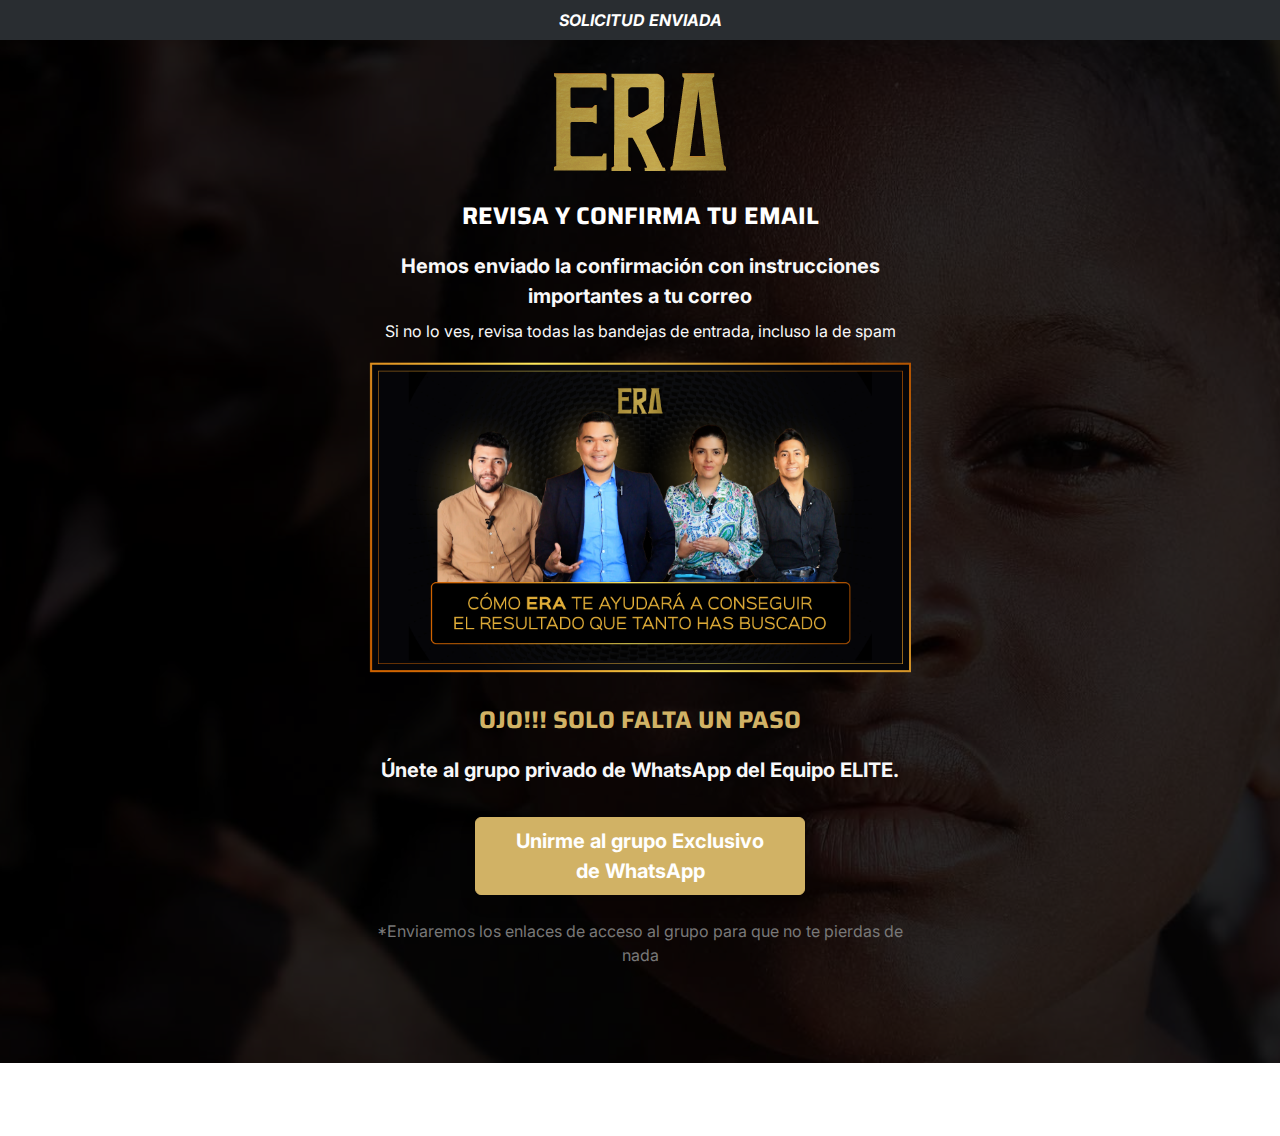
<file: elite/registro-exitoso.html>
<!DOCTYPE html>
<html lang="en">

<head>
    <meta charset="utf-8">
    <title>Registro exitoso</title>
    <meta content="width=device-width, initial-scale=1.0" name="viewport">
    <meta content="" name="keywords">
    <meta content="" name="description">

    <!-- Favicon -->
    <link href="../img/faviconEra.png" rel="icon">

    <!-- Google Web Fonts -->
    <link rel="preconnect" href="https://fonts.googleapis.com">
    <link rel="preconnect" href="https://fonts.gstatic.com" crossorigin>
    <link href="https://fonts.googleapis.com/css2?family=Inter:wght@400;500;600&family=Saira:wght@500;600;700&display=swap" rel="stylesheet"> 

    <!-- Icon Font Stylesheet -->
    <link href="https://cdnjs.cloudflare.com/ajax/libs/font-awesome/5.10.0/css/all.min.css" rel="stylesheet">
    <link href="https://cdn.jsdelivr.net/npm/bootstrap-icons@1.4.1/font/bootstrap-icons.css" rel="stylesheet">

    <!-- Libraries Stylesheet -->
    <link href="../lib/animate/animate.min.css" rel="stylesheet">
    <link href="../lib/owlcarousel/assets/owl.carousel.min.css" rel="stylesheet">

    <!-- Customized Bootstrap Stylesheet -->
    <link href="../css/bootstrap.min.css" rel="stylesheet">

    <!-- Template Stylesheet -->
    <link href="../css/style.css" rel="stylesheet">
    <!-- MailerLite Universal -->
    <script>
        (function(w,d,e,u,f,l,n){w[f]=w[f]||function(){(w[f].q=w[f].q||[])
        .push(arguments);},l=d.createElement(e),l.async=1,l.src=u,
        n=d.getElementsByTagName(e)[0],n.parentNode.insertBefore(l,n);})
        (window,document,'script','https://assets.mailerlite.com/js/universal.js','ml');
        ml('account', '801003');
    </script>
    <!-- End MailerLite Universal -->
    <!-- Google tag (gtag.js) -->
    <script async src="https://www.googletagmanager.com/gtag/js?id=G-R6MP01X2FP"></script>
    <script>
      window.dataLayer = window.dataLayer || [];
      function gtag(){dataLayer.push(arguments);}
      gtag('js', new Date());
    
      gtag('config', 'G-R6MP01X2FP');
    </script>

</head>

<body>
    <div class="fixed-top text-center bg-dark">
        <p class="fs-p animated text-primary slideInDown fst-italic m-0 fw-bolder py-2 text-white">SOLICITUD ENVIADA</span></p>
    </div>
    <!-- Carousel Start -->
    <div class="container-fluid p-0">
        <div class="" style="background-image: url(../img/carousel-2.jpg); background-position: center; background-size: cover;">
            <div class="p-3 py-4" style="background-color: #000000d7;"  >
                <div class="container py-5">
                    <div class="row align-items-center justify-content-center text-center">
                        <div class="col-lg-6 pt-lg-0 ">
                            <img src="../img/faviconEra.png" alt="">
                            <h5 class="display-6 my-3 pt-0 text-white"><span class="fs-4">REVISA Y CONFIRMA TU EMAIL</span></h5>
                            <p class="fs-5 my-2 text-light"><span class="fw-bolder">Hemos enviado la confirmación con instrucciones importantes a tu correo</span></p>
                            <p class="text-light">Si no lo ves, revisa todas las bandejas de entrada, incluso la de spam</p>
                            <img class="w-100" src="../img/bannerWebinar.webp" alt="">
                            <h5 class="display-6 my-3 pt-0 text-primary"><span class="fs-4">OJO!!! SOLO FALTA UN PASO</span></h5>
                            <p class="fs-5 my-2 text-light"><span class="fw-bolder">Únete al grupo privado de WhatsApp del Equipo ELITE.</span></p>
                            <div class="" >
                                <a class="btn btn-primary py-2 px-3 my-4 shadow" href="https://chat.whatsapp.com/BsY7cIenUVFB7TmqKpSwvh">
                                    <div class="px-4 p-0">
                                        <span class="fs-5 fw-bolder">Unirme al grupo Exclusivo<br>de WhatsApp</span>
                                    </div>
                                </a>
                            </div>
                            <p class="mb-lg-4">*Enviaremos los enlaces de acceso al grupo para que no te pierdas de nada</p>
                            
                        </div>
                    </div>
                    <!-- style="background-color: linear-gradient(to right, #A28C4C, #BAA25E, #A48D4B, #837238 );" -->
                </div>
            </div>
        </div>
    </div>
    <!-- Carousel End -->


    <!-- Footer Start -->
    <div class="container-fluid bg-dark text-white-50 footer wow fadeIn" data-wow-delay="0.1s">
        <div class="container-fluid copyright">
            <div class="container">
                <div class="row">
                    <div class="col-md-6 text-center text-md-start mb-3 mb-md-0">
                        &copy; <a href="#">Era Training</a> 2024, Todos los derechos reservados.
                    </div>
                    <div class="col-md-6 text-center text-md-end">
                        <!--/*** This template is free as long as you keep the footer author’s credit link/attribution link/backlink. If you'd like to use the template without the footer author’s credit link/attribution link/backlink, you can purchase the Credit Removal License from "https://htmlcodex.com/credit-removal". Thank you for your support. ***/-->
                        Diseño y desarrollo por <a href="https://coachgiomoreno.com">Gio Moreno</a>
                    </div>
                </div>
            </div>
        </div>
    </div>
    <!-- Footer End -->


    <!-- Back to Top -->
    <!-- <a href="#" class="btn btn-lg btn-primary btn-lg-square back-to-top"><i class="bi bi-arrow-up"></i></a> -->


    <!-- JavaScript Libraries -->
    <script src="https://code.jquery.com/jquery-3.4.1.min.js"></script>
    <script src="https://cdn.jsdelivr.net/npm/bootstrap@5.0.0/dist/js/bootstrap.bundle.min.js"></script>
    <script src="../lib/wow/wow.min.js"></script>
    <script src="../lib/easing/easing.min.js"></script>
    <script src="../lib/waypoints/waypoints.min.js"></script>
    <script src="../lib/owlcarousel/owl.carousel.min.js"></script>
    <script src="../lib/parallax/parallax.min.js"></script>

    <!-- Template Javascript -->
    <script src="../js/main.js"></script>
</body>

</html>
</file>
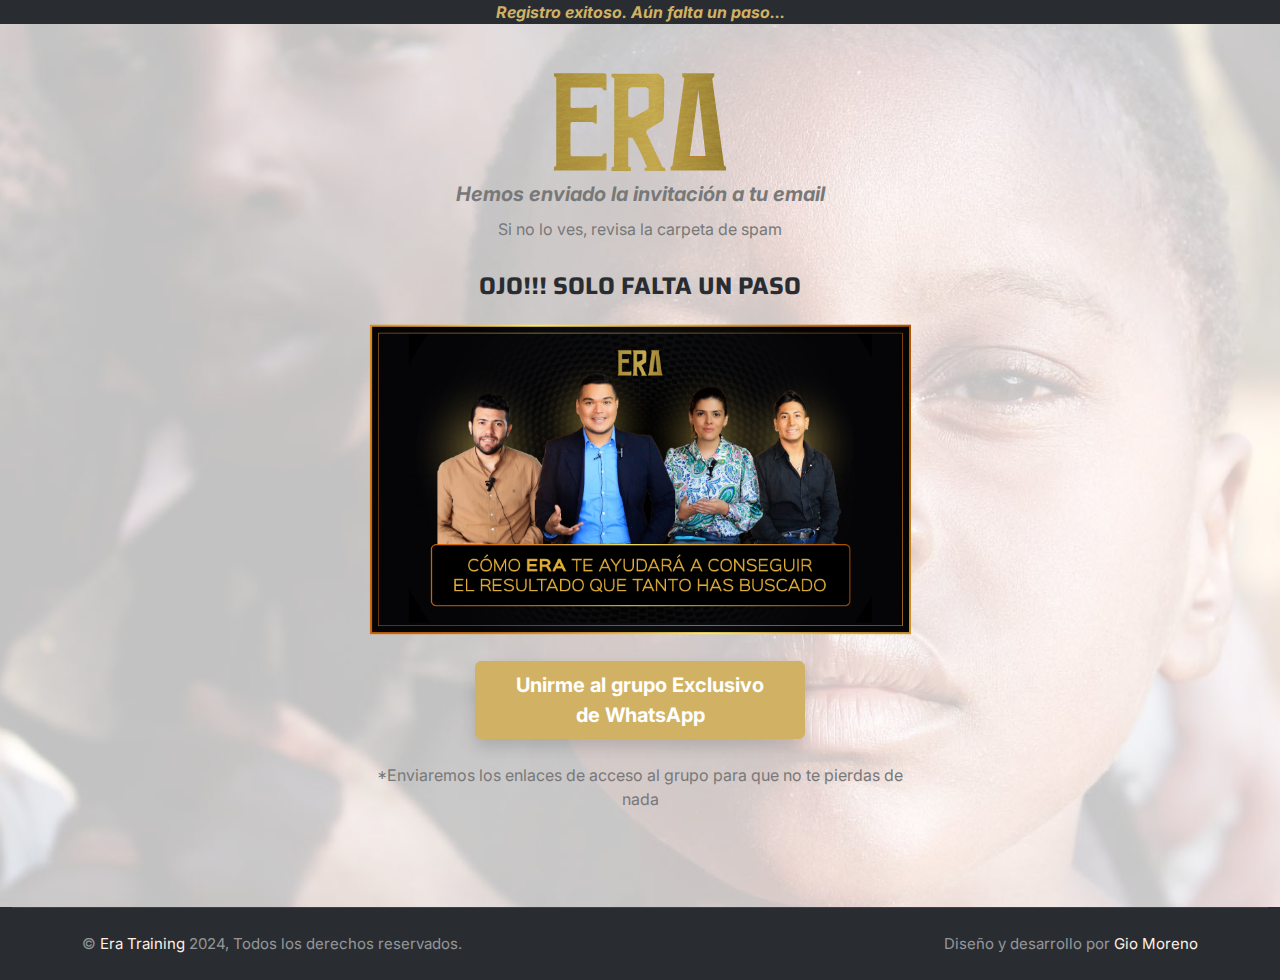
<file: evento/registro-exitoso.html>
<!DOCTYPE html>
<html lang="en">

<head>
    <meta charset="utf-8">
    <title>Registro exitoso</title>
    <meta content="width=device-width, initial-scale=1.0" name="viewport">
    <meta content="" name="keywords">
    <meta content="" name="description">

    <!-- Favicon -->
    <link href="../img/faviconEra.png" rel="icon">

    <!-- Google Web Fonts -->
    <link rel="preconnect" href="https://fonts.googleapis.com">
    <link rel="preconnect" href="https://fonts.gstatic.com" crossorigin>
    <link href="https://fonts.googleapis.com/css2?family=Inter:wght@400;500;600&family=Saira:wght@500;600;700&display=swap" rel="stylesheet"> 

    <!-- Icon Font Stylesheet -->
    <link href="https://cdnjs.cloudflare.com/ajax/libs/font-awesome/5.10.0/css/all.min.css" rel="stylesheet">
    <link href="https://cdn.jsdelivr.net/npm/bootstrap-icons@1.4.1/font/bootstrap-icons.css" rel="stylesheet">

    <!-- Libraries Stylesheet -->
    <link href="../lib/animate/animate.min.css" rel="stylesheet">
    <link href="../lib/owlcarousel/assets/owl.carousel.min.css" rel="stylesheet">

    <!-- Customized Bootstrap Stylesheet -->
    <link href="../css/bootstrap.min.css" rel="stylesheet">

    <!-- Template Stylesheet -->
    <link href="../css/style.css" rel="stylesheet">
    <!-- MailerLite Universal -->
    <script>
        (function(w,d,e,u,f,l,n){w[f]=w[f]||function(){(w[f].q=w[f].q||[])
        .push(arguments);},l=d.createElement(e),l.async=1,l.src=u,
        n=d.getElementsByTagName(e)[0],n.parentNode.insertBefore(l,n);})
        (window,document,'script','https://assets.mailerlite.com/js/universal.js','ml');
        ml('account', '801003');
    </script>
    <!-- End MailerLite Universal -->
    <!-- Google tag (gtag.js) -->
    <script async src="https://www.googletagmanager.com/gtag/js?id=G-R6MP01X2FP"></script>
    <script>
      window.dataLayer = window.dataLayer || [];
      function gtag(){dataLayer.push(arguments);}
      gtag('js', new Date());
    
      gtag('config', 'G-R6MP01X2FP');
    </script>

</head>

<body>
    <div class="fixed-top text-center bg-dark">
        <p class="fs-p animated text-primary slideInDown fst-italic m-0 fw-bolder">Registro exitoso. Aún falta un paso...</span></p>
    </div>
    <!-- Carousel Start -->
    <div class="container-fluid p-0">
        <div class="" style="background-image: url(../img/carousel-2.jpg); background-position: center; background-size: cover;">
            <div class=" p-3 py-4" style="background-color: #ffffffc2;"  >
                <div class="container py-5">
                    <div class="row align-items-center justify-content-center text-center">
                        <div class="col-lg-6 pt-lg-0 ">
                            <img src="../img/faviconEra.png" alt="">
                            <p class="fs-5 my-2 fst-italic"><span class="fw-bolder">Hemos enviado la invitación a tu email</span></p>
                            <p class="">Si no lo ves, revisa la carpeta de spam</p>
                            <h5 class="display-6 my-3 pt-0"><span class="fs-4">OJO!!! SOLO FALTA UN PASO</span></h5>
                            <img class="w-100" src="../img/bannerWebinar.webp" alt="">
                            <div class="" >
                                <a class="btn btn-primary py-2 px-3 my-4 shadow" href="https://chat.whatsapp.com/FnqbZQQGKKdESNy8efvb3N">
                                    <div class="px-4 p-0">
                                        <span class="fs-5 fw-bolder">Unirme al grupo Exclusivo<br>de WhatsApp</span>
                                    </div>
                                </a>
                            </div>
                            <p class="mb-lg-4">*Enviaremos los enlaces de acceso al grupo para que no te pierdas de nada</p>
                        </div>
                    </div>
                    <!-- style="background-color: linear-gradient(to right, #A28C4C, #BAA25E, #A48D4B, #837238 );" -->
                </div>
            </div>
        </div>
    </div>
    <!-- Carousel End -->


    <!-- Footer Start -->
    <div class="container-fluid bg-dark text-white-50 footer wow fadeIn" data-wow-delay="0.1s">
        <div class="container-fluid copyright">
            <div class="container">
                <div class="row">
                    <div class="col-md-6 text-center text-md-start mb-3 mb-md-0">
                        &copy; <a href="#">Era Training</a> 2024, Todos los derechos reservados.
                    </div>
                    <div class="col-md-6 text-center text-md-end">
                        <!--/*** This template is free as long as you keep the footer author’s credit link/attribution link/backlink. If you'd like to use the template without the footer author’s credit link/attribution link/backlink, you can purchase the Credit Removal License from "https://htmlcodex.com/credit-removal". Thank you for your support. ***/-->
                        Diseño y desarrollo por <a href="https://coachgiomoreno.com">Gio Moreno</a>
                    </div>
                </div>
            </div>
        </div>
    </div>
    <!-- Footer End -->


    <!-- Back to Top -->
    <!-- <a href="#" class="btn btn-lg btn-primary btn-lg-square back-to-top"><i class="bi bi-arrow-up"></i></a> -->


    <!-- JavaScript Libraries -->
    <script src="https://code.jquery.com/jquery-3.4.1.min.js"></script>
    <script src="https://cdn.jsdelivr.net/npm/bootstrap@5.0.0/dist/js/bootstrap.bundle.min.js"></script>
    <script src="../lib/wow/wow.min.js"></script>
    <script src="../lib/easing/easing.min.js"></script>
    <script src="../lib/waypoints/waypoints.min.js"></script>
    <script src="../lib/owlcarousel/owl.carousel.min.js"></script>
    <script src="../lib/parallax/parallax.min.js"></script>

    <!-- Template Javascript -->
    <script src="../js/main.js"></script>
</body>

</html>
</file>
<file: css/style.css>
/********** Template CSS **********/
:root {
    --primary: #A28C4C;
    --secondary: #FFF0E6;
    --light: #F8F8F9;
    --dark: #f3f3f3;
}

.back-to-top {
    position: fixed;
    display: none;
    right: 30px;
    bottom: 30px;
    z-index: 99;
}


/*** Spinner ***/
#spinner {
    opacity: 0;
    visibility: hidden;
    transition: opacity .5s ease-out, visibility 0s linear .5s;
    z-index: 99999;
}

#spinner.show {
    transition: opacity .5s ease-out, visibility 0s linear 0s;
    visibility: visible;
    opacity: 1;
}


/*** Button ***/
.btn {
    font-weight: 500;
    transition: .5s;
}

.btn.btn-primary,
.btn.btn-outline-primary:hover {
    color: #FFFFFF;
}

.btn.btn-primary:hover {
    color: var(--primary);
    background: transparent;
}

.btn-square {
    width: 38px;
    height: 38px;
}

.btn-sm-square {
    width: 32px;
    height: 32px;
}

.btn-lg-square {
    width: 48px;
    height: 48px;
}

.btn-square,
.btn-sm-square,
.btn-lg-square {
    padding: 0;
    display: flex;
    align-items: center;
    justify-content: center;
    font-weight: normal;
}


/*** Navbar ***/
.fixed-top {
    transition: .5s;
}

.top-bar {
    height: 45px;
    border-bottom: 1px solid rgba(255, 255, 255, .07);
}

.navbar .dropdown-toggle::after {
    border: none;
    content: "\f107";
    font-family: "Font Awesome 5 Free";
    font-weight: 900;
    vertical-align: middle;
    margin-left: 8px;
}

.navbar .navbar-nav .nav-link {
    margin-right: 30px;
    padding: 25px 0;
    color: #FFFFFF;
    font-weight: 500;
    outline: none;
}

.navbar .navbar-nav .nav-link:hover,
.navbar .navbar-nav .nav-link.active {
    color: var(--primary);
}

@media (max-width: 991.98px) {
    .navbar .navbar-nav {
        margin-top: 10px;
        border-top: 1px solid rgba(0, 0, 0, .07);
        background: var(--dark);
    }

    .navbar .navbar-nav .nav-link {
        padding: 10px 0;
    }
}

@media (min-width: 992px) {
    .navbar .nav-item .dropdown-menu {
        display: block;
        visibility: hidden;
        top: 100%;
        transform: rotateX(-75deg);
        transform-origin: 0% 0%;
        transition: .5s;
        opacity: 0;
    }

    .navbar .nav-item:hover .dropdown-menu {
        transform: rotateX(0deg);
        visibility: visible;
        transition: .5s;
        opacity: 1;
    }
}


/*** Header ***/
.carousel-caption {
    top: 0;
    left: 0;
    right: 0;
    bottom: 0;
    display: flex;
    align-items: center;
    justify-content: center;
    text-align: left;
    background: rgba(0, 29, 35, .9);
    z-index: 1;
}

.carousel-control-prev,
.carousel-control-next {
    width: 15%;
}

.carousel-control-prev-icon,
.carousel-control-next-icon {
    width: 3rem;
    height: 3rem;
    background-color: var(--dark);
    border: 12px solid var(--dark);
    border-radius: 3rem;
}

@media (max-width: 768px) {
    }
    
    #header-carousel .carousel-item img {
        position: absolute;
        width: 100%;
        height: 100%;
        object-fit: cover;
    }
}

.page-header {
    padding-top: 12rem;
    padding-bottom: 6rem;
    background: linear-gradient(rgba(0, 29, 35, .8), rgba(0, 29, 35, .8)), url(../img/carousel-1.jpg) center center no-repeat;
    background-size: cover;
}

.page-header .breadcrumb-item+.breadcrumb-item::before {
    color: #999999;
}


/*** Causes ***/
.causes-item .progress {
    height: 5px;
    border-radius: 0;
    overflow: visible;
}

.causes-item .progress .progress-bar {
    position: relative;
    overflow: visible;
    width: 0px;
    border-radius: 0;
    transition: 5s;
}

.causes-item .progress .progress-bar span {
    position: absolute;
    top: -7px;
    right: 0;
    width: 40px;
    height: 19px;
    display: flex;
    align-items: center;
    justify-content: center;
    font-size: 12px;
    background: var(--primary);
    color: #FFFFFF;
}

.causes-item .causes-overlay {
    position: absolute;
    width: 100%;
    height: 0;
    top: 0;
    left: 0;
    display: flex;
    align-items: center;
    justify-content: center;
    background: rgba(0, 0, 0, .5);
    overflow: hidden;
    opacity: 0;
    transition: .5s;
}

.causes-item:hover .causes-overlay {
    height: 100%;
    opacity: 1;
}


/*** Service ***/
.service-item {
    box-shadow: 0 0 45px rgba(0, 0, 0, .06);
}


/*** Donate ***/
.donate {
    background: rgba(0, 29, 35, .8);
}

.btn-group .btn-light:hover,
.btn-group input[type="radio"]:checked+label {
    color: var(--primary);
    border-color: var(--primary);
}


/*** Team ***/
.team-item img {
    position: relative;
    top: 0;
    transition: .5s;
}

.team-item:hover img {
    top: -30px;
}

.team-item .team-text {
    position: relative;
    height: 100px;
    transition: .5s;
}

.team-item:hover .team-text {
    margin-top: -60px;
    height: 160px;
}

.team-item .team-text .team-social {
    opacity: 0;
    transition: .5s;
}

.team-item:hover .team-text .team-social {
    opacity: 1;
}

.team-item .team-social .btn {
    display: inline-flex;
    color: var(--primary);
    background: #FFFFFF;
    border-radius: 40px;
}

.team-item .team-social .btn:hover {
    color: #FFFFFF;
    background: var(--primary);
}


/*** Testimonial ***/
.testimonial-carousel::before {
    position: absolute;
    content: "";
    top: 0;
    left: 0;
    height: 100%;
    width: 0;
    background: linear-gradient(to right, rgba(255, 255, 255, 1) 0%, rgba(255, 255, 255, 0) 100%);
    z-index: 1;
}

.testimonial-carousel::after {
    position: absolute;
    content: "";
    top: 0;
    right: 0;
    height: 100%;
    width: 0;
    background: linear-gradient(to left, rgba(255, 255, 255, 1) 0%, rgba(255, 255, 255, 0) 100%);
    z-index: 1;
}

@media (min-width: 768px) {
    .testimonial-carousel::before,
    .testimonial-carousel::after {
        width: 200px;
    }
}

@media (min-width: 992px) {
    .testimonial-carousel::before,
    .testimonial-carousel::after {
        width: 300px;
    }
}

.testimonial-carousel .owl-item .testimonial-text {
    background: var(--light);
    transform: scale(.8);
    transition: .5s;
}

.testimonial-carousel .owl-item.center .testimonial-text {
    background: var(--primary);
    transform: scale(1);
}

.testimonial-carousel .owl-item .testimonial-text *,
.testimonial-carousel .owl-item .testimonial-item img {
    transition: .5s;
}

.testimonial-carousel .owl-item.center .testimonial-text * {
    color: var(--light) !important;
}

.testimonial-carousel .owl-item.center .testimonial-item img {
    background: var(--primary) !important;
} 

.testimonial-carousel .owl-nav {
    position: absolute;
    width: 350px;
    top: 15px;
    left: 50%;
    transform: translateX(-50%);
    display: flex;
    justify-content: space-between;
    opacity: 0;
    transition: .5s;
    z-index: 1;
}

.testimonial-carousel:hover .owl-nav {
    width: 300px;
    opacity: 1;
}

.testimonial-carousel .owl-nav .owl-prev,
.testimonial-carousel .owl-nav .owl-next {
    position: relative;
    color: var(--primary);
    font-size: 45px;
    transition: .5s;
}

.testimonial-carousel .owl-nav .owl-prev:hover,
.testimonial-carousel .owl-nav .owl-next:hover {
    color: var(--dark);
}


/*** Footer ***/

.footer .btn.btn-link {
    display: block;
    margin-bottom: 5px;
    padding: 0;
    text-align: left;
    color: rgba(255,255,255,0.5);
    font-weight: normal;
    text-transform: capitalize;
    transition: .3s;
}

.footer .btn.btn-link::before {
    position: relative;
    content: "\f105";
    font-family: "Font Awesome 5 Free";
    font-weight: 900;
    color: rgba(255,255,255,0.5);
    margin-right: 10px;
}

.footer .btn.btn-link:hover {
    color: var(--light);
    letter-spacing: 1px;
    box-shadow: none;
}

.footer .btn.btn-square {
    color: rgba(255,255,255,0.5);
    border: 1px solid rgba(255,255,255,0.5);
}

.footer .btn.btn-square:hover {
    color: var(--secondary);
    border-color: var(--light);
}

.footer .copyright {
    padding: 25px 0;
    font-size: 15px;
    border-top: 1px solid rgba(256, 256, 256, .1);
}

.footer .copyright a {
    color: var(--secondary);
}

.footer .copyright a:hover {
    color: var(--primary);
}
</file>
